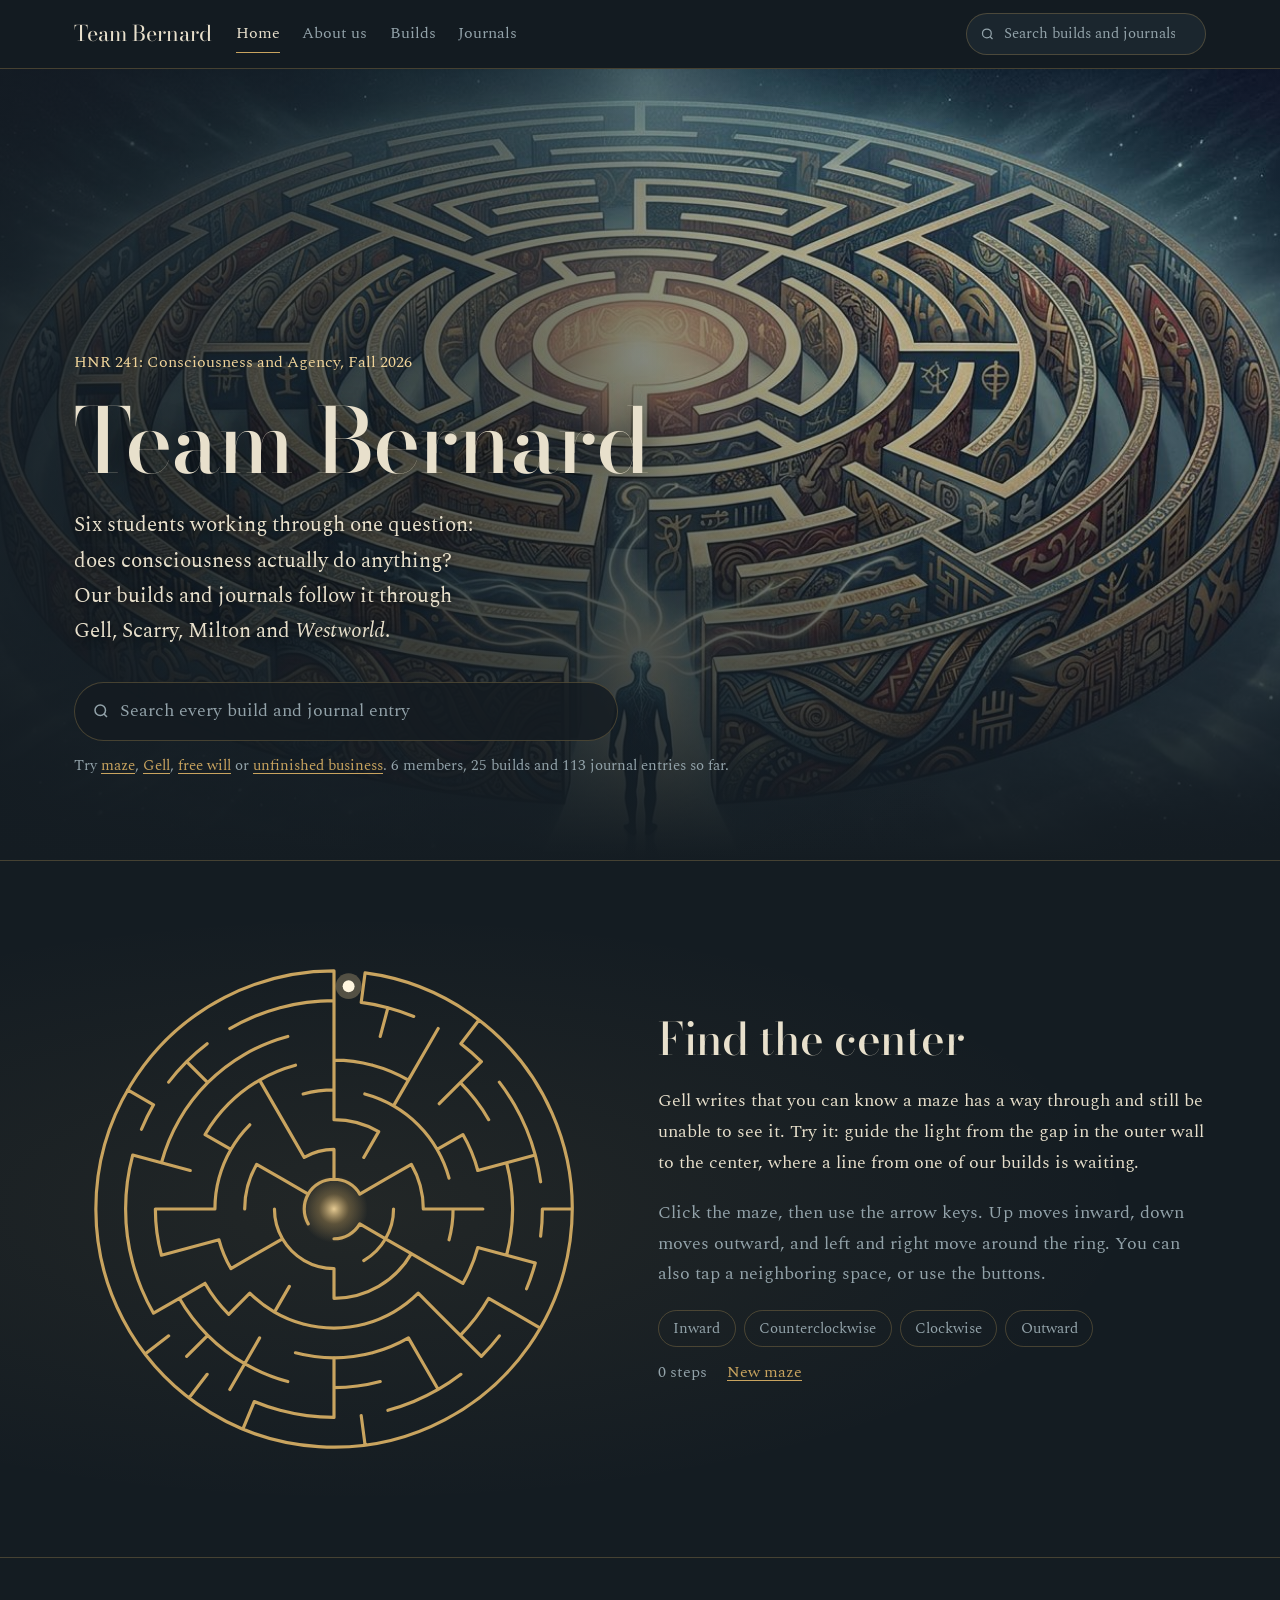
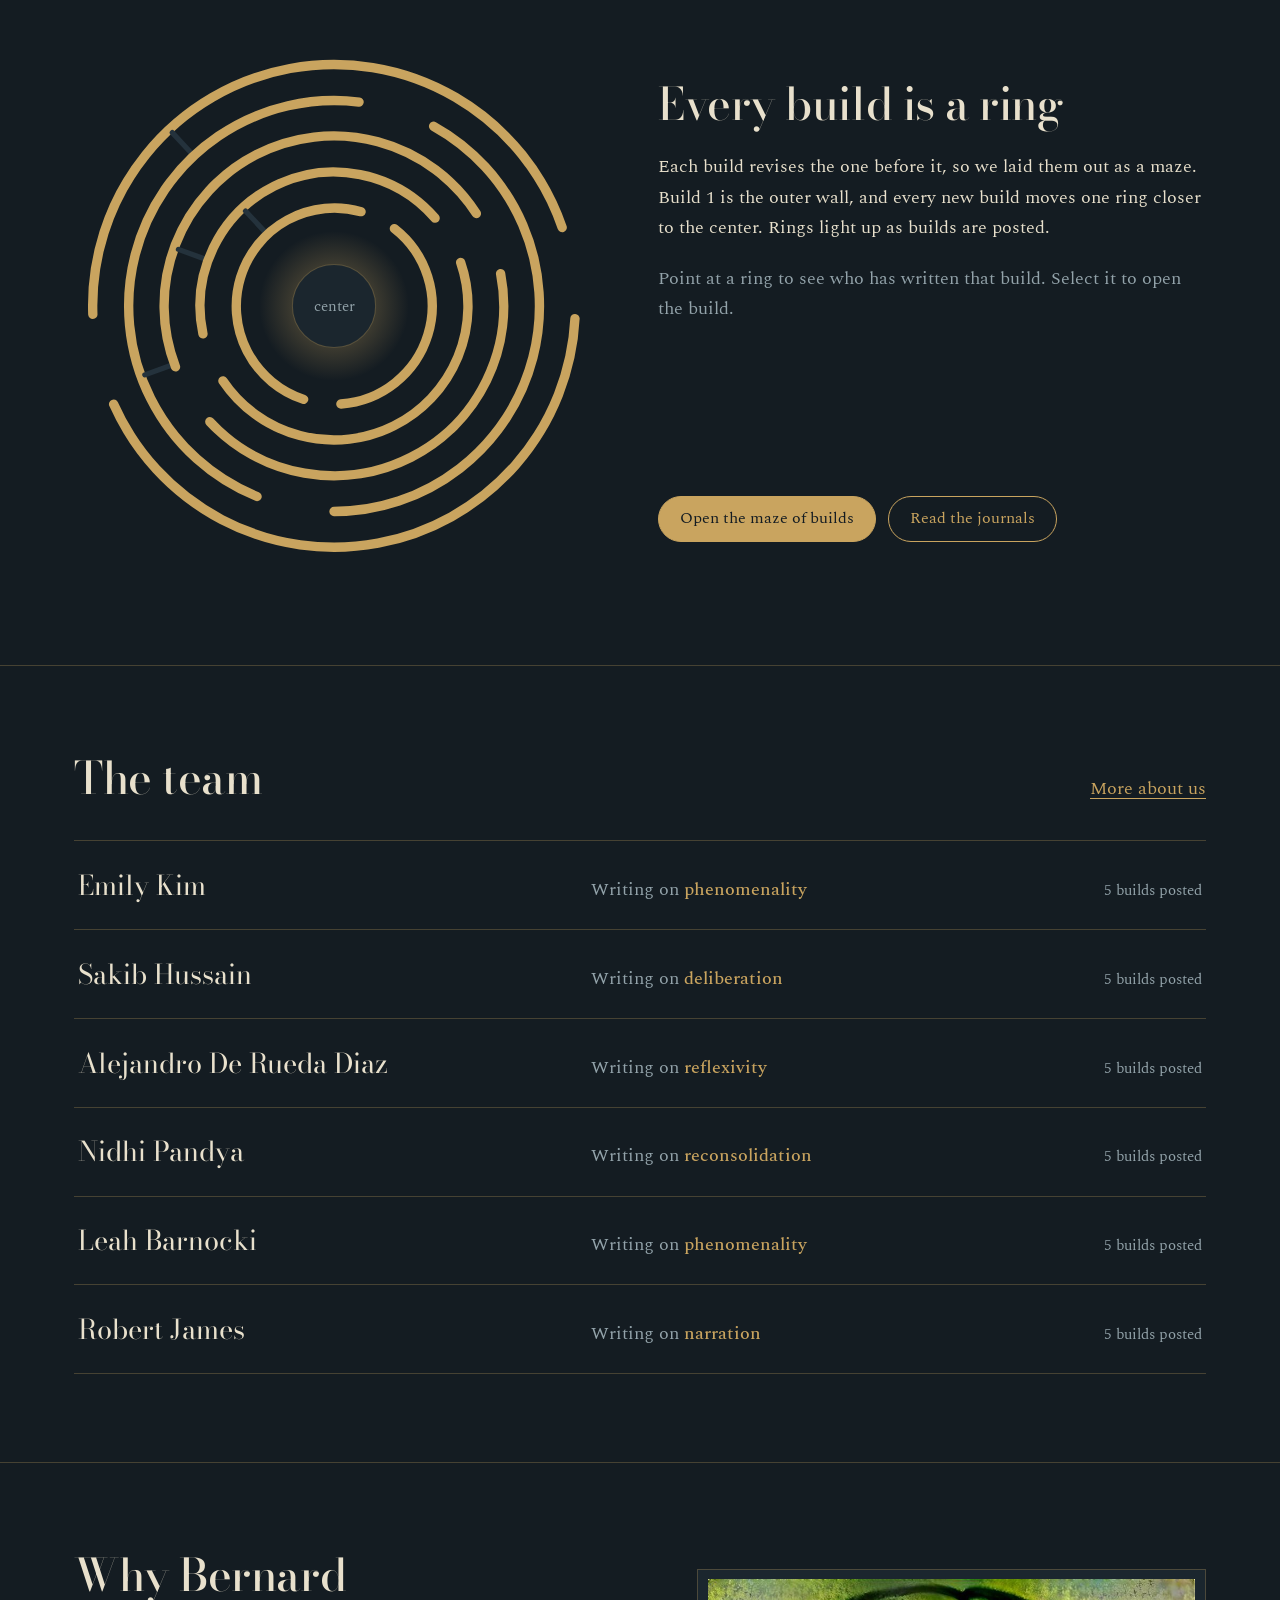
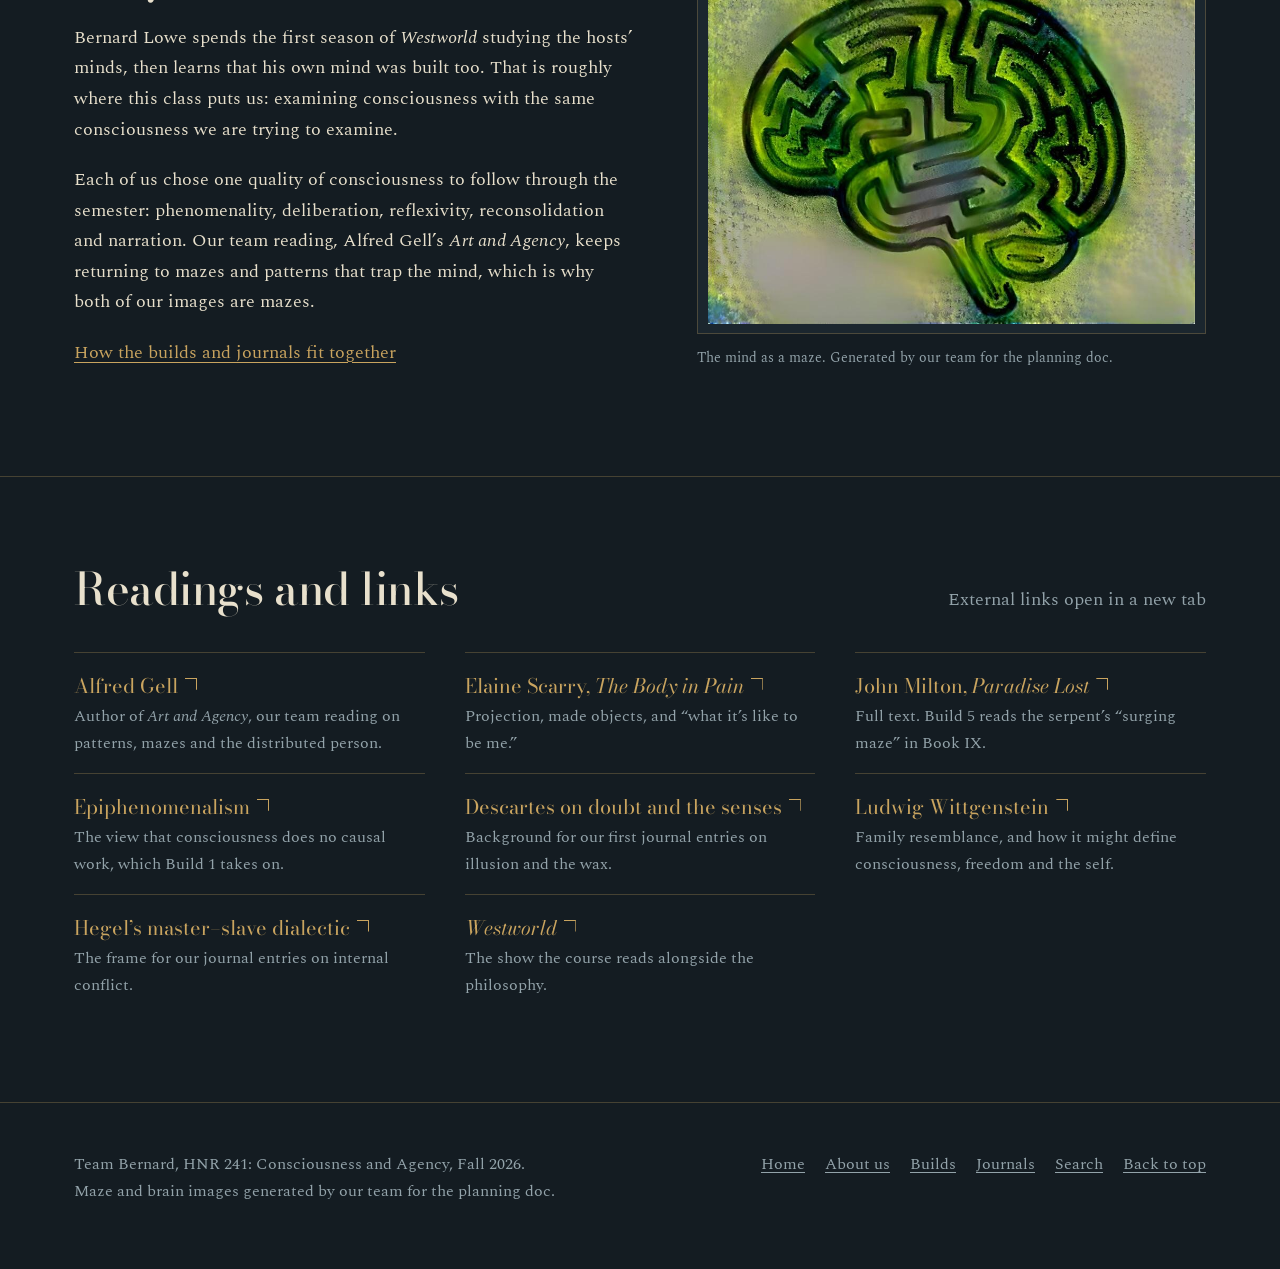
<file: index.html>
<!DOCTYPE html>
<html lang="en">
<head>
<meta charset="utf-8">
<meta name="viewport" content="width=device-width, initial-scale=1">
<title>Team Bernard | HNR 241: Consciousness and Agency</title>
<meta name="description" content="Team Bernard's portfolio for HNR 241: builds, journals and the people behind them.">
<link rel="preconnect" href="https://fonts.googleapis.com">
<link rel="preconnect" href="https://fonts.gstatic.com" crossorigin>
<link href="https://fonts.googleapis.com/css2?family=Bodoni+Moda:ital,opsz,wght@0,6..96,400..700;1,6..96,400..700&family=Spectral:ital,wght@0,400;0,500;1,400&display=swap" rel="stylesheet">
<link rel="stylesheet" href="style.css">
</head>
<body data-page="home">
<a class="skip" href="#main">Skip to main content</a>
<header class="site-header">
  <div class="wrap">
    <a class="brand" href="index.html">Team Bernard</a>
    <button class="menu-btn" type="button" aria-expanded="false" aria-controls="site-nav">Menu</button>
    <nav class="nav" id="site-nav" aria-label="Main">
      <a href="index.html" data-nav="home">Home</a>
      <a href="about.html" data-nav="about">About us</a>
      <a href="builds.html" data-nav="builds">Builds</a>
      <a href="journals.html" data-nav="journals">Journals</a>
    </nav>
    <form class="search-form" action="search.html" method="get" role="search">
      <label class="visually-hidden" for="q-home">Search the site</label>
      <svg viewBox="0 0 24 24" fill="none" stroke-width="2" aria-hidden="true"><circle cx="11" cy="11" r="7"/><path d="M20 20l-4-4"/></svg>
      <input id="q-home" name="q" type="search" placeholder="Search builds and journals" autocomplete="off">
    </form>
  </div>
</header>
<main id="main">
<section class="hero">
  <img src="maze.jpg" alt="A glowing circular maze with carved, patterned walls, and a lone figure at its entrance with light branching from their head into the paths.">
  <div class="wrap">
    <p class="course">HNR 241: Consciousness and Agency, Fall 2026</p>
    <h1>Team Bernard</h1>
    <p class="lede">Six students working through one question: does consciousness actually do anything? Our builds and journals follow it through Gell, Scarry, Milton and <em>Westworld</em>.</p>
    <form class="search-form hero-search" action="search.html" method="get" role="search">
      <label class="visually-hidden" for="hero-q">Search builds and journals</label>
      <svg viewBox="0 0 24 24" fill="none" stroke-width="2" aria-hidden="true"><circle cx="11" cy="11" r="7"/><path d="M20 20l-4-4"/></svg>
      <input id="hero-q" name="q" type="search" placeholder="Search every build and journal entry">
    </form>
    <p class="hero-hints">Try <button type="button" data-try="maze">maze</button>, <button type="button" data-try="Gell">Gell</button>, <button type="button" data-try="free will">free will</button> or <button type="button" data-try="unfinished business">unfinished business</button>. <span id="stat-line"></span></p>
  </div>
</section>

<section class="section play-section" id="find-the-center">
  <div class="wrap maze-layout">
    <div class="play-wrap">
      <div id="play-maze" class="play-maze" tabindex="0" role="application" aria-label="Playable maze. Use the arrow keys: up moves inward, down moves outward, left and right move around the ring." aria-describedby="play-help"></div>
    </div>
    <div>
      <h2>Find the center</h2>
      <p class="prose">Gell writes that you can know a maze has a way through and still be unable to see it. Try it: guide the light from the gap in the outer wall to the center, where a line from one of our builds is waiting.</p>
      <p class="muted" id="play-help">Click the maze, then use the arrow keys. Up moves inward, down moves outward, and left and right move around the ring. You can also tap a neighboring space, or use the buttons.</p>
      <div class="pad" role="group" aria-label="Maze controls">
        <button type="button" class="chip" data-step="in">Inward</button>
        <button type="button" class="chip" data-step="ccw">Counterclockwise</button>
        <button type="button" class="chip" data-step="cw">Clockwise</button>
        <button type="button" class="chip" data-step="out">Outward</button>
      </div>
      <p class="play-status"><span id="play-moves" aria-live="polite">0 steps</span> <button type="button" class="linkish" id="play-reset">New maze</button></p>
      <div id="play-reveal" class="play-reveal" aria-live="polite" hidden></div>
    </div>
  </div>
</section>

<section class="section" id="maze-section">
  <div class="wrap maze-layout">
    <div id="maze"></div>
    <div>
      <h2>Every build is a ring</h2>
      <p class="prose">Each build revises the one before it, so we laid them out as a maze. Build 1 is the outer wall, and every new build moves one ring closer to the center. Rings light up as builds are posted.</p>
      <div class="maze-readout" id="maze-readout" aria-live="polite">
        <p class="muted">Point at a ring to see who has written that build. Select it to open the build.</p>
      </div>
      <div class="actions"><a class="btn" href="builds.html">Open the maze of builds</a><a class="btn ghost" href="journals.html">Read the journals</a></div>
    </div>
  </div>
</section>

<section class="section" id="team">
  <div class="wrap">
    <div class="section-head"><h2>The team</h2><a href="about.html">More about us</a></div>
    <ul class="roster" id="roster"></ul>
  </div>
</section>

<section class="section" id="why">
  <div class="wrap split">
    <div class="prose">
      <h2>Why Bernard</h2>
      <p>Bernard Lowe spends the first season of <em>Westworld</em> studying the hosts’ minds, then learns that his own mind was built too. That is roughly where this class puts us: examining consciousness with the same consciousness we are trying to examine.</p>
      <p>Each of us chose one quality of consciousness to follow through the semester: phenomenality, deliberation, reflexivity, reconsolidation and narration. Our team reading, Alfred Gell’s <em>Art and Agency</em>, keeps returning to mazes and patterns that trap the mind, which is why both of our images are mazes.</p>
      <p><a href="about.html#how">How the builds and journals fit together</a></p>
    </div>
    <figure>
      <div class="frame"><img src="brain.jpg" alt="A green human brain drawn as a maze, its folds formed by winding walls." loading="lazy"></div>
      <figcaption>The mind as a maze. Generated by our team for the planning doc.</figcaption>
    </figure>
  </div>
</section>

<section class="section" id="readings">
  <div class="wrap">
    <div class="section-head"><h2>Readings and links</h2><span class="muted">External links open in a new tab</span></div>
    <ul class="refs">
  <li><a href="https://en.wikipedia.org/wiki/Alfred_Gell" target="_blank" rel="noopener">Alfred Gell</a><span>Author of <em>Art and Agency</em>, our team reading on patterns, mazes and the distributed person.</span></li>
  <li><a href="https://en.wikipedia.org/wiki/The_Body_in_Pain" target="_blank" rel="noopener">Elaine Scarry, <em>The Body in Pain</em></a><span>Projection, made objects, and “what it’s like to be me.”</span></li>
  <li><a href="https://www.gutenberg.org/ebooks/26" target="_blank" rel="noopener">John Milton, <em>Paradise Lost</em></a><span>Full text. Build 5 reads the serpent’s “surging maze” in Book IX.</span></li>
  <li><a href="https://plato.stanford.edu/entries/epiphenomenalism/" target="_blank" rel="noopener">Epiphenomenalism</a><span>The view that consciousness does no causal work, which Build 1 takes on.</span></li>
  <li><a href="https://plato.stanford.edu/entries/descartes-epistemology/" target="_blank" rel="noopener">Descartes on doubt and the senses</a><span>Background for our first journal entries on illusion and the wax.</span></li>
  <li><a href="https://plato.stanford.edu/entries/wittgenstein/" target="_blank" rel="noopener">Ludwig Wittgenstein</a><span>Family resemblance, and how it might define consciousness, freedom and the self.</span></li>
  <li><a href="https://en.wikipedia.org/wiki/Lord%E2%80%93bondsman_dialectic" target="_blank" rel="noopener">Hegel’s master–slave dialectic</a><span>The frame for our journal entries on internal conflict.</span></li>
  <li><a href="https://en.wikipedia.org/wiki/Westworld_(TV_series)" target="_blank" rel="noopener"><em>Westworld</em></a><span>The show the course reads alongside the philosophy.</span></li>
</ul>
  </div>
</section>
</main>
<footer class="site-footer">
  <div class="wrap">
    <div>
      <p style="margin:0">Team Bernard, HNR 241: Consciousness and Agency, Fall 2026.</p>
      <p style="margin:0">Maze and brain images generated by our team for the planning doc.</p>
    </div>
    <nav aria-label="Footer">
      <a href="index.html">Home</a><a href="about.html">About us</a><a href="builds.html">Builds</a><a href="journals.html">Journals</a><a href="search.html">Search</a><a href="#main">Back to top</a>
    </nav>
  </div>
</footer>
<a class="to-top" href="#main">Back to top</a>
<script src="data.js"></script>
<script src="journals.js"></script>
<script src="site.js"></script>
<script src="play.js"></script>
</body>
</html>
</file>
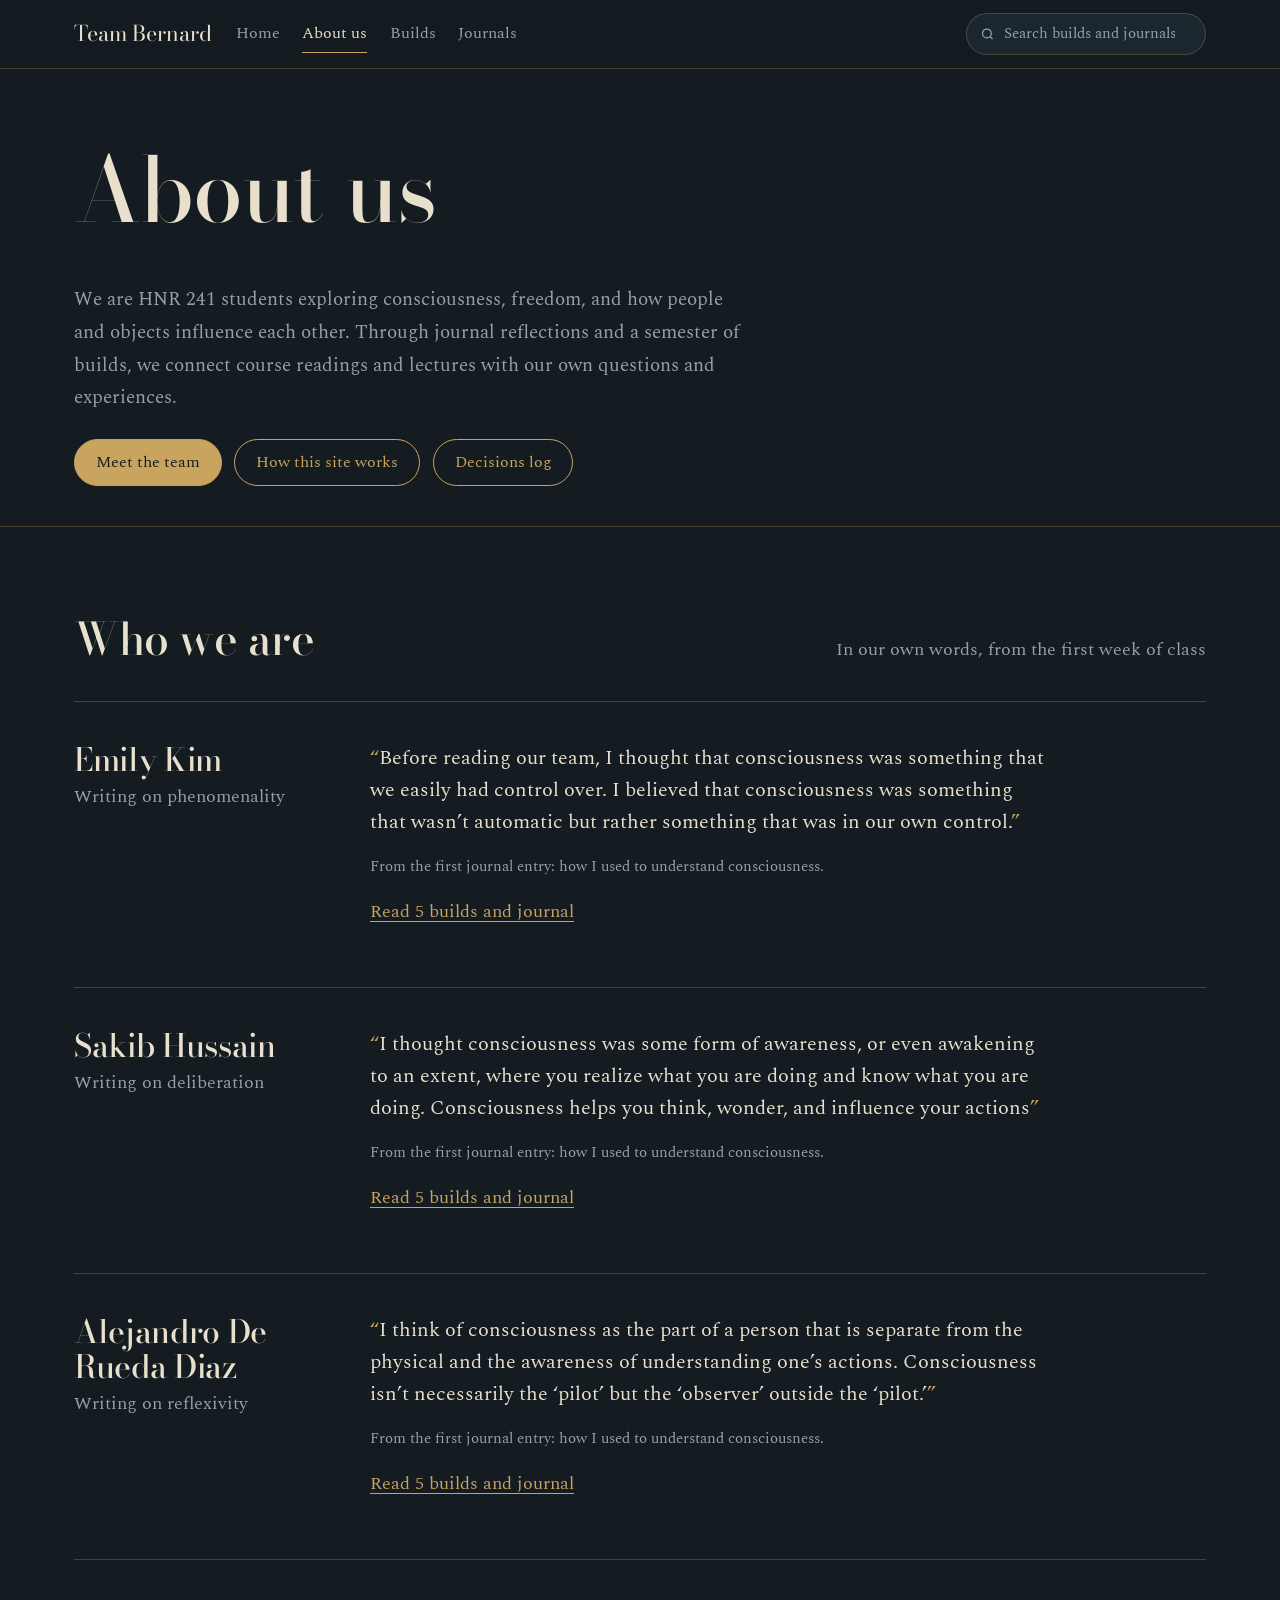
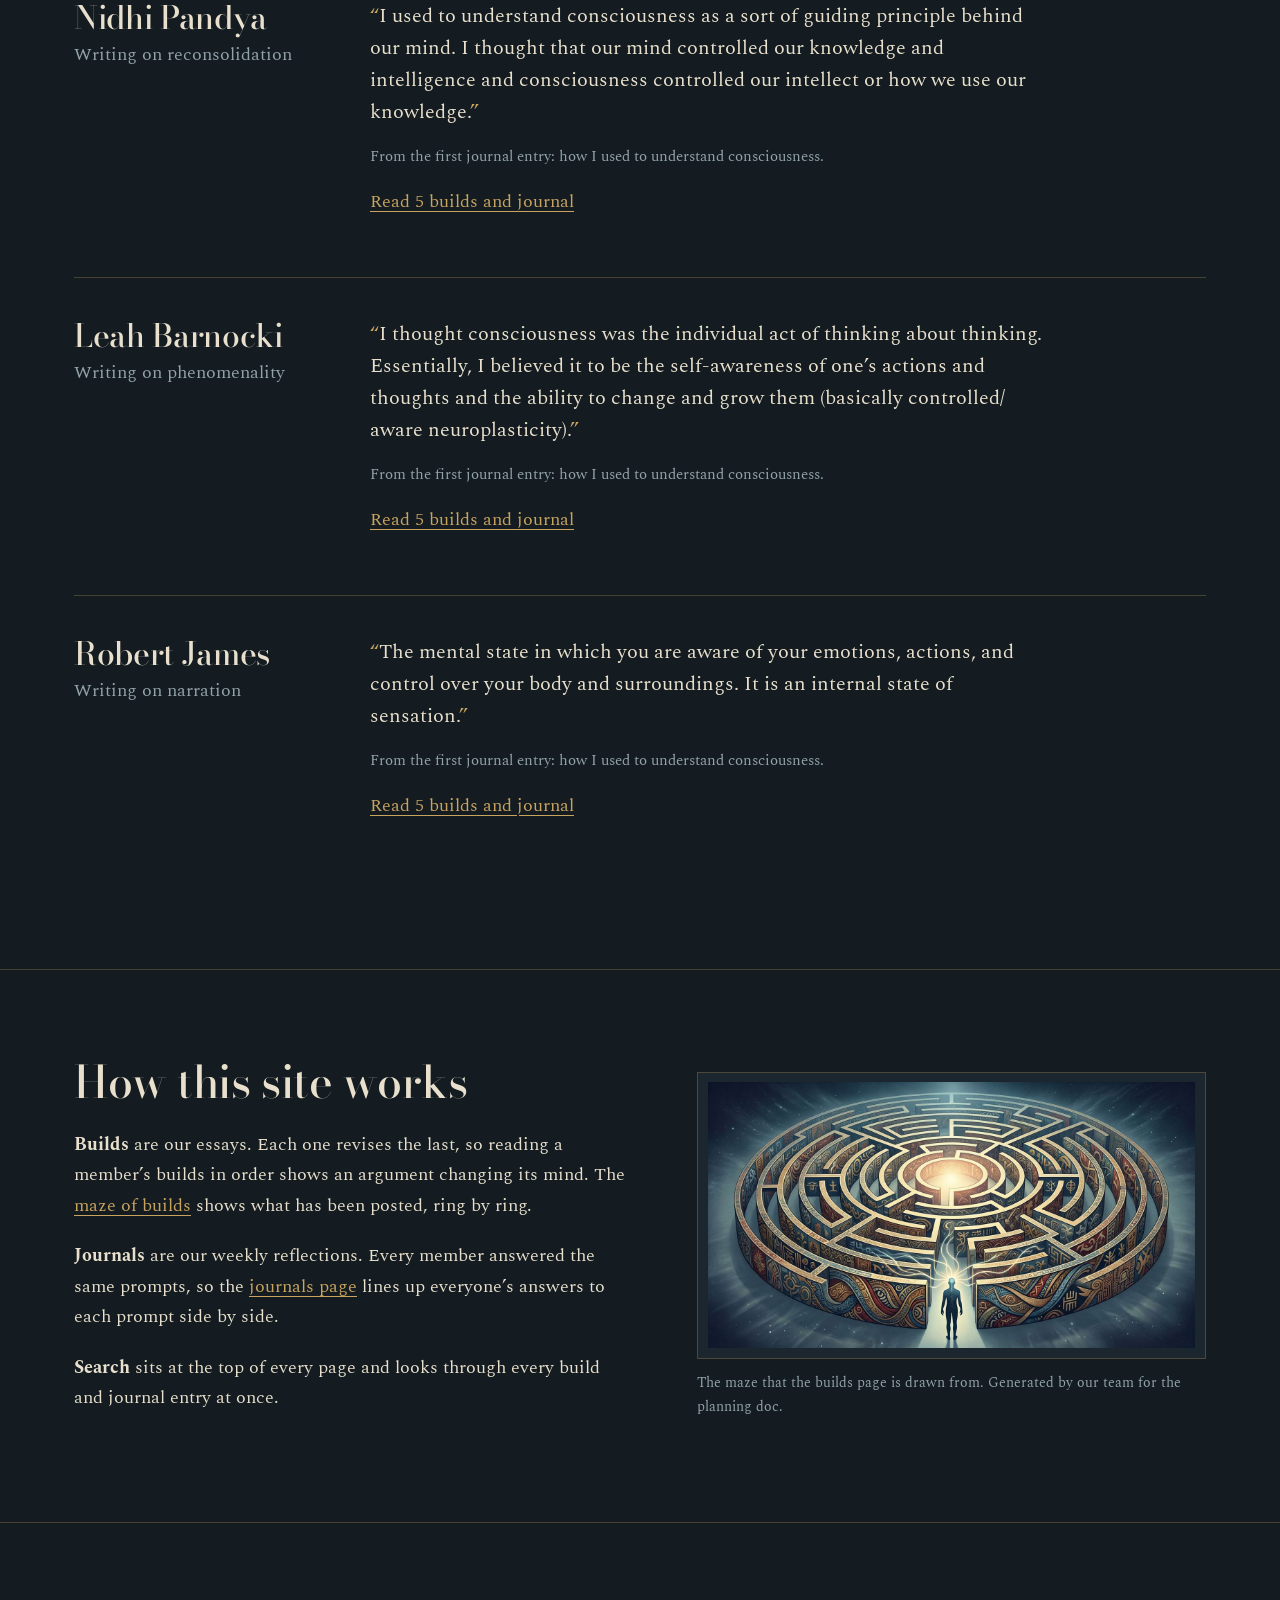
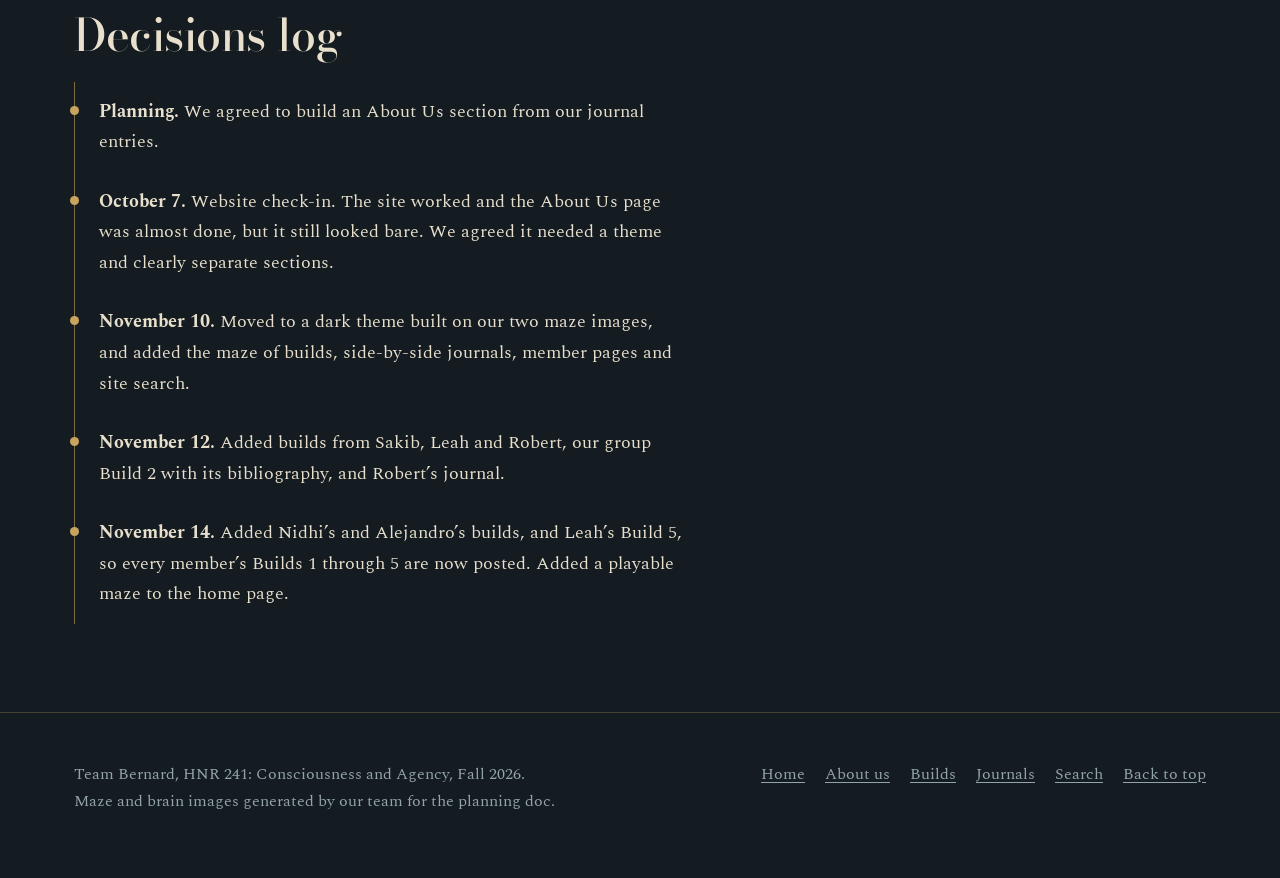
<file: about.html>
<!DOCTYPE html>
<html lang="en">
<head>
<meta charset="utf-8">
<meta name="viewport" content="width=device-width, initial-scale=1">
<title>About us | Team Bernard</title>
<meta name="description" content="Team Bernard's portfolio for HNR 241: builds, journals and the people behind them.">
<link rel="preconnect" href="https://fonts.googleapis.com">
<link rel="preconnect" href="https://fonts.gstatic.com" crossorigin>
<link href="https://fonts.googleapis.com/css2?family=Bodoni+Moda:ital,opsz,wght@0,6..96,400..700;1,6..96,400..700&family=Spectral:ital,wght@0,400;0,500;1,400&display=swap" rel="stylesheet">
<link rel="stylesheet" href="style.css">
</head>
<body data-page="about">
<a class="skip" href="#main">Skip to main content</a>
<header class="site-header">
  <div class="wrap">
    <a class="brand" href="index.html">Team Bernard</a>
    <button class="menu-btn" type="button" aria-expanded="false" aria-controls="site-nav">Menu</button>
    <nav class="nav" id="site-nav" aria-label="Main">
      <a href="index.html" data-nav="home">Home</a>
      <a href="about.html" data-nav="about">About us</a>
      <a href="builds.html" data-nav="builds">Builds</a>
      <a href="journals.html" data-nav="journals">Journals</a>
    </nav>
    <form class="search-form" action="search.html" method="get" role="search">
      <label class="visually-hidden" for="q-about">Search the site</label>
      <svg viewBox="0 0 24 24" fill="none" stroke-width="2" aria-hidden="true"><circle cx="11" cy="11" r="7"/><path d="M20 20l-4-4"/></svg>
      <input id="q-about" name="q" type="search" placeholder="Search builds and journals" autocomplete="off">
    </form>
  </div>
</header>
<main id="main">
<header class="page-head"><div class="wrap">
  <h1>About us</h1>
  <p>We are HNR 241 students exploring consciousness, freedom, and how people and objects influence each other. Through journal reflections and a semester of builds, we connect course readings and lectures with our own questions and experiences.</p>
  <div class="actions"><a class="btn" href="#members">Meet the team</a><a class="btn ghost" href="#how">How this site works</a><a class="btn ghost" href="#log">Decisions log</a></div>
</div></header>

<section class="section" id="members">
  <div class="wrap">
    <div class="section-head"><h2>Who we are</h2><span class="muted">In our own words, from the first week of class</span></div>
    <div id="members-list"></div>
  </div>
</section>

<section class="section" id="how">
  <div class="wrap split">
    <div class="prose">
      <h2>How this site works</h2>
      <p><b>Builds</b> are our essays. Each one revises the last, so reading a member’s builds in order shows an argument changing its mind. The <a href="builds.html">maze of builds</a> shows what has been posted, ring by ring.</p>
      <p><b>Journals</b> are our weekly reflections. Every member answered the same prompts, so the <a href="journals.html">journals page</a> lines up everyone’s answers to each prompt side by side.</p>
      <p><b>Search</b> sits at the top of every page and looks through every build and journal entry at once.</p>
    </div>
    <figure>
      <div class="frame"><img src="maze.jpg" alt="A glowing circular maze with a figure at its entrance." loading="lazy"></div>
      <figcaption>The maze that the builds page is drawn from. Generated by our team for the planning doc.</figcaption>
    </figure>
  </div>
</section>

<section class="section" id="log">
  <div class="wrap">
    <h2>Decisions log</h2>
    <ul class="log">
      <li><b>Planning.</b> We agreed to build an About Us section from our journal entries.</li>
      <li><b>October 7.</b> Website check-in. The site worked and the About Us page was almost done, but it still looked bare. We agreed it needed a theme and clearly separate sections.</li>
      <li><b>November 10.</b> Moved to a dark theme built on our two maze images, and added the maze of builds, side-by-side journals, member pages and site search.</li>
      <li><b>November 12.</b> Added builds from Sakib, Leah and Robert, our group Build 2 with its bibliography, and Robert’s journal.</li>
      <li><b>November 14.</b> Added Nidhi’s and Alejandro’s builds, and Leah’s Build 5, so every member’s Builds 1 through 5 are now posted. Added a playable maze to the home page.</li>
    </ul>
  </div>
</section>
</main>
<footer class="site-footer">
  <div class="wrap">
    <div>
      <p style="margin:0">Team Bernard, HNR 241: Consciousness and Agency, Fall 2026.</p>
      <p style="margin:0">Maze and brain images generated by our team for the planning doc.</p>
    </div>
    <nav aria-label="Footer">
      <a href="index.html">Home</a><a href="about.html">About us</a><a href="builds.html">Builds</a><a href="journals.html">Journals</a><a href="search.html">Search</a><a href="#main">Back to top</a>
    </nav>
  </div>
</footer>
<a class="to-top" href="#main">Back to top</a>
<script src="data.js"></script>
<script src="journals.js"></script>
<script src="site.js"></script>
</body>
</html>
</file>
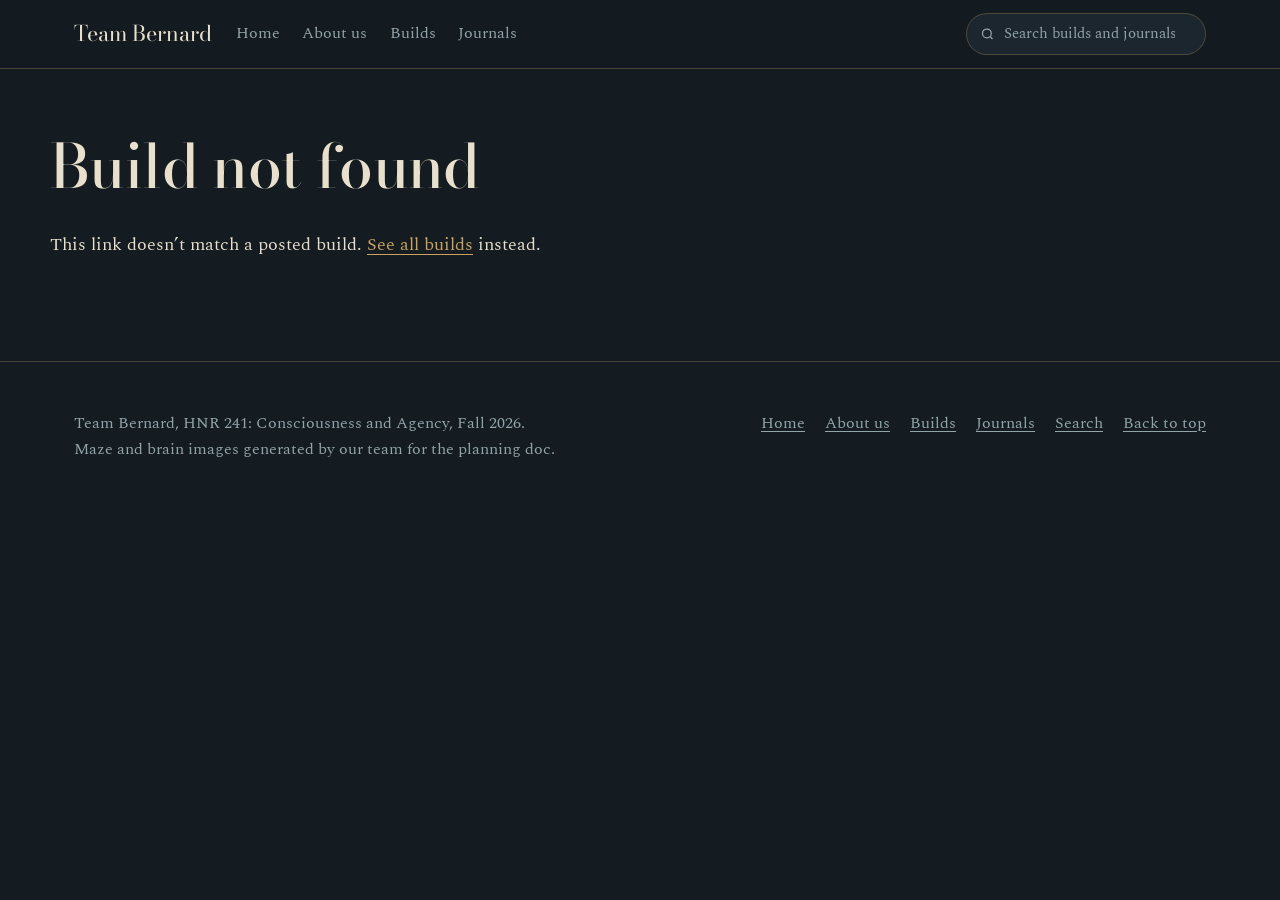
<file: build.html>
<!DOCTYPE html>
<html lang="en">
<head>
<meta charset="utf-8">
<meta name="viewport" content="width=device-width, initial-scale=1">
<title>Build | Team Bernard</title>
<meta name="description" content="Team Bernard's portfolio for HNR 241: builds, journals and the people behind them.">
<link rel="preconnect" href="https://fonts.googleapis.com">
<link rel="preconnect" href="https://fonts.gstatic.com" crossorigin>
<link href="https://fonts.googleapis.com/css2?family=Bodoni+Moda:ital,opsz,wght@0,6..96,400..700;1,6..96,400..700&family=Spectral:ital,wght@0,400;0,500;1,400&display=swap" rel="stylesheet">
<link rel="stylesheet" href="style.css">
</head>
<body data-page="build">
<a class="skip" href="#main">Skip to main content</a>
<header class="site-header">
  <div class="wrap">
    <a class="brand" href="index.html">Team Bernard</a>
    <button class="menu-btn" type="button" aria-expanded="false" aria-controls="site-nav">Menu</button>
    <nav class="nav" id="site-nav" aria-label="Main">
      <a href="index.html" data-nav="home">Home</a>
      <a href="about.html" data-nav="about">About us</a>
      <a href="builds.html" data-nav="builds">Builds</a>
      <a href="journals.html" data-nav="journals">Journals</a>
    </nav>
    <form class="search-form" action="search.html" method="get" role="search">
      <label class="visually-hidden" for="q-build">Search the site</label>
      <svg viewBox="0 0 24 24" fill="none" stroke-width="2" aria-hidden="true"><circle cx="11" cy="11" r="7"/><path d="M20 20l-4-4"/></svg>
      <input id="q-build" name="q" type="search" placeholder="Search builds and journals" autocomplete="off">
    </form>
  </div>
</header>
<main id="main">
<div class="wrap reader" id="reader"><p class="muted">Loading build…</p></div>
</main>
<footer class="site-footer">
  <div class="wrap">
    <div>
      <p style="margin:0">Team Bernard, HNR 241: Consciousness and Agency, Fall 2026.</p>
      <p style="margin:0">Maze and brain images generated by our team for the planning doc.</p>
    </div>
    <nav aria-label="Footer">
      <a href="index.html">Home</a><a href="about.html">About us</a><a href="builds.html">Builds</a><a href="journals.html">Journals</a><a href="search.html">Search</a><a href="#main">Back to top</a>
    </nav>
  </div>
</footer>
<a class="to-top" href="#main">Back to top</a>
<script src="data.js"></script>
<script src="journals.js"></script>
<script src="site.js"></script>
</body>
</html>
</file>
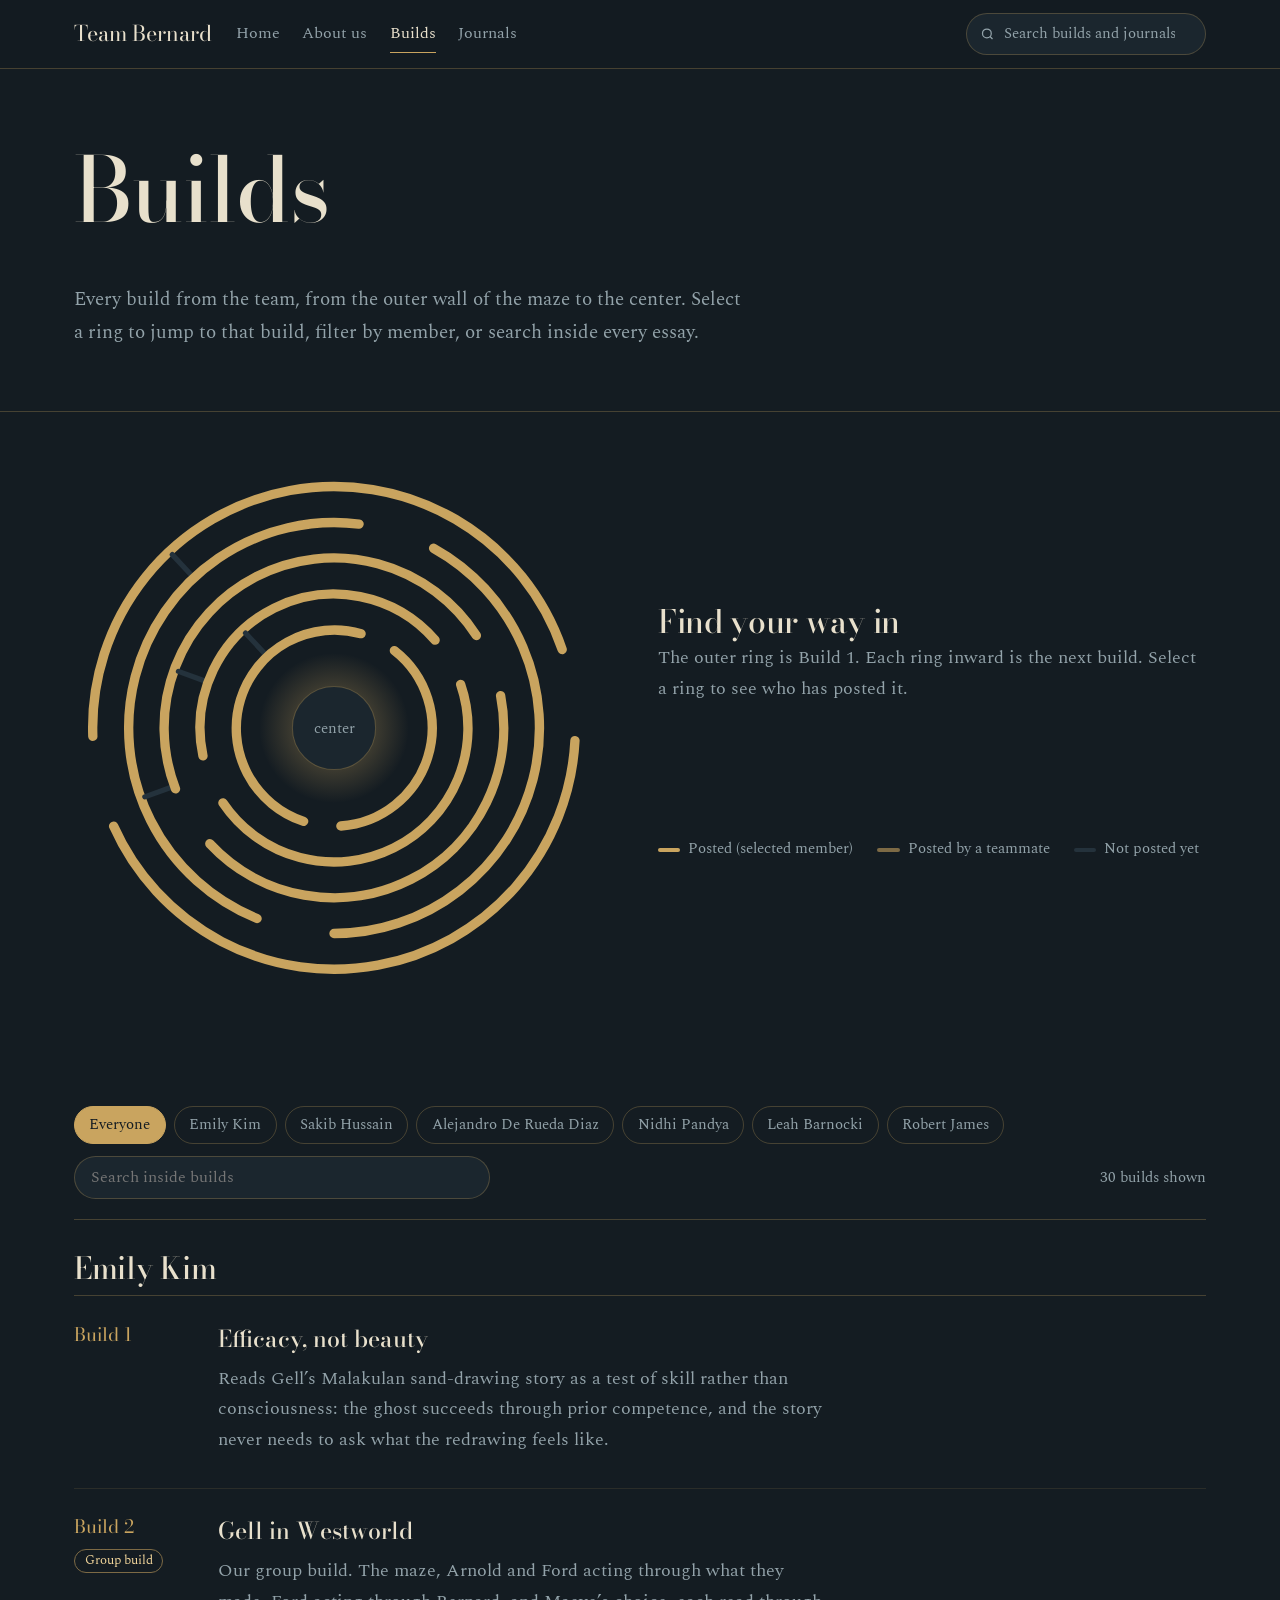
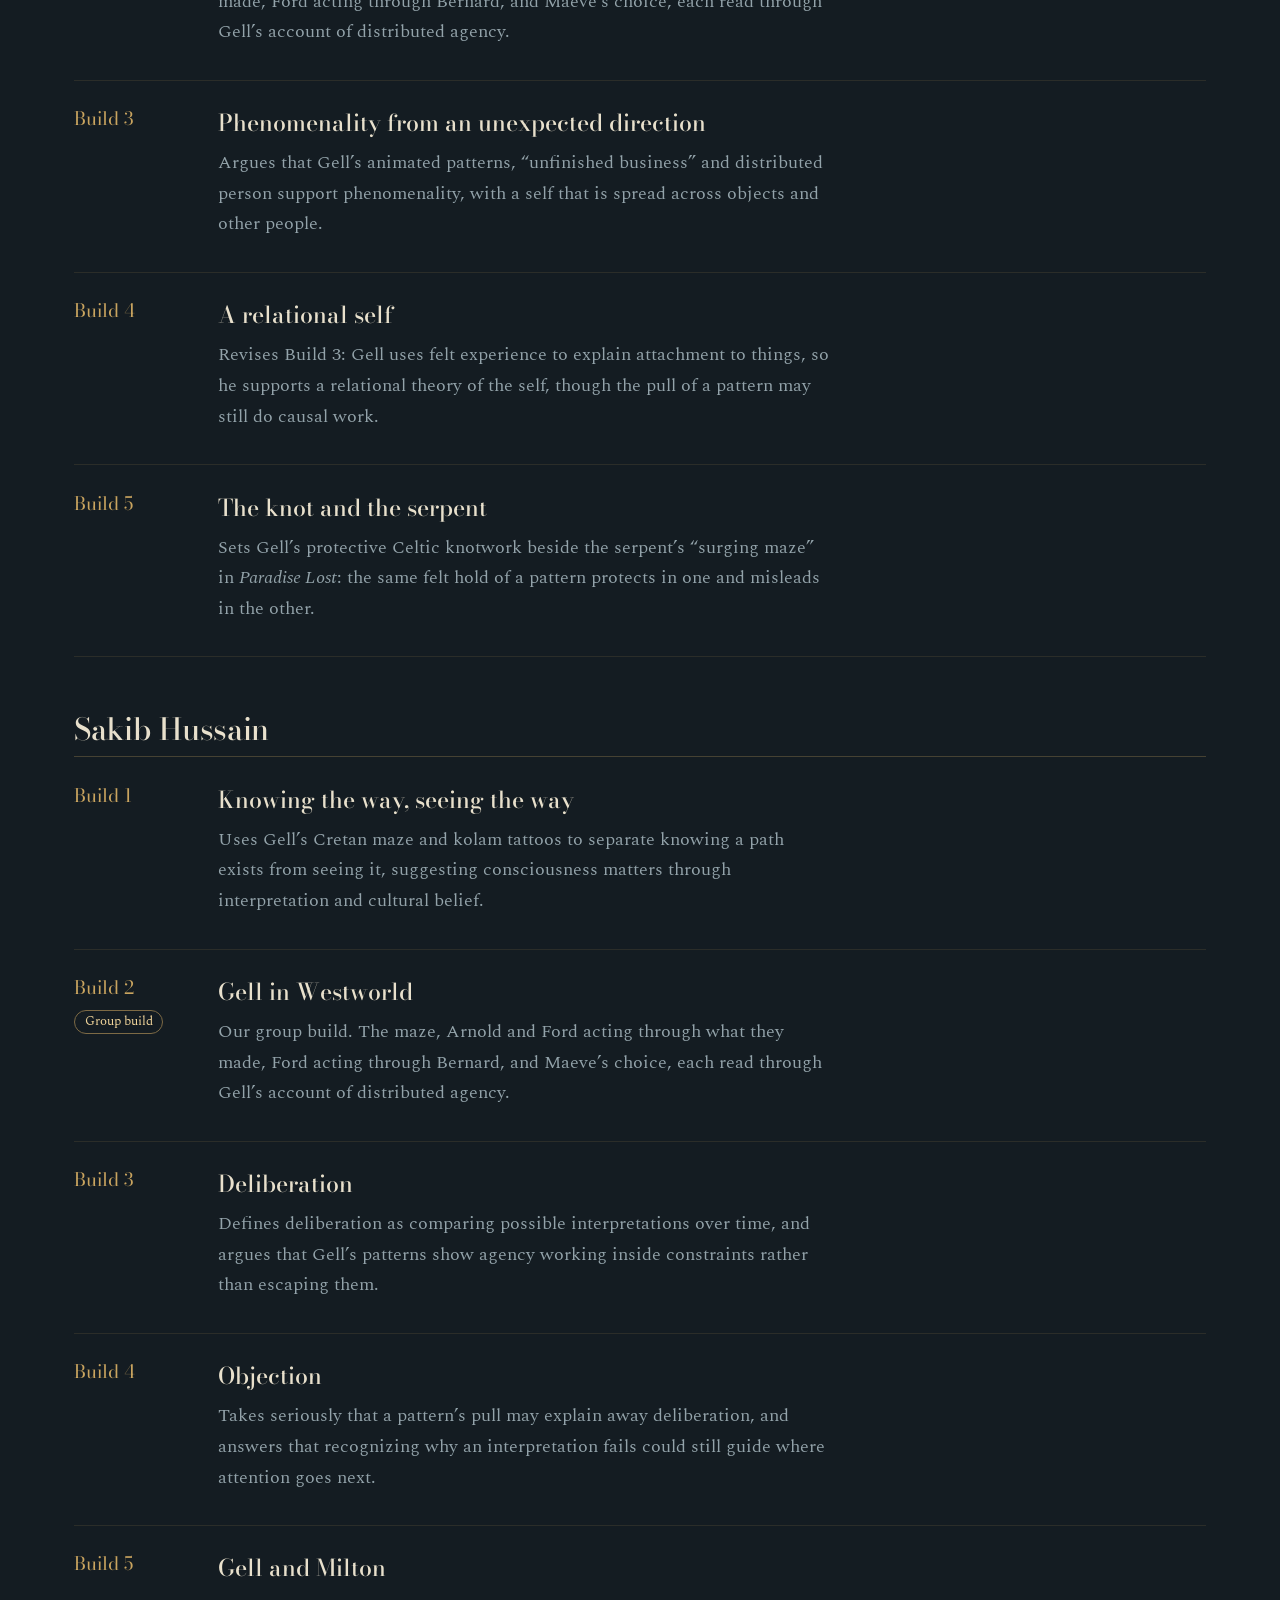
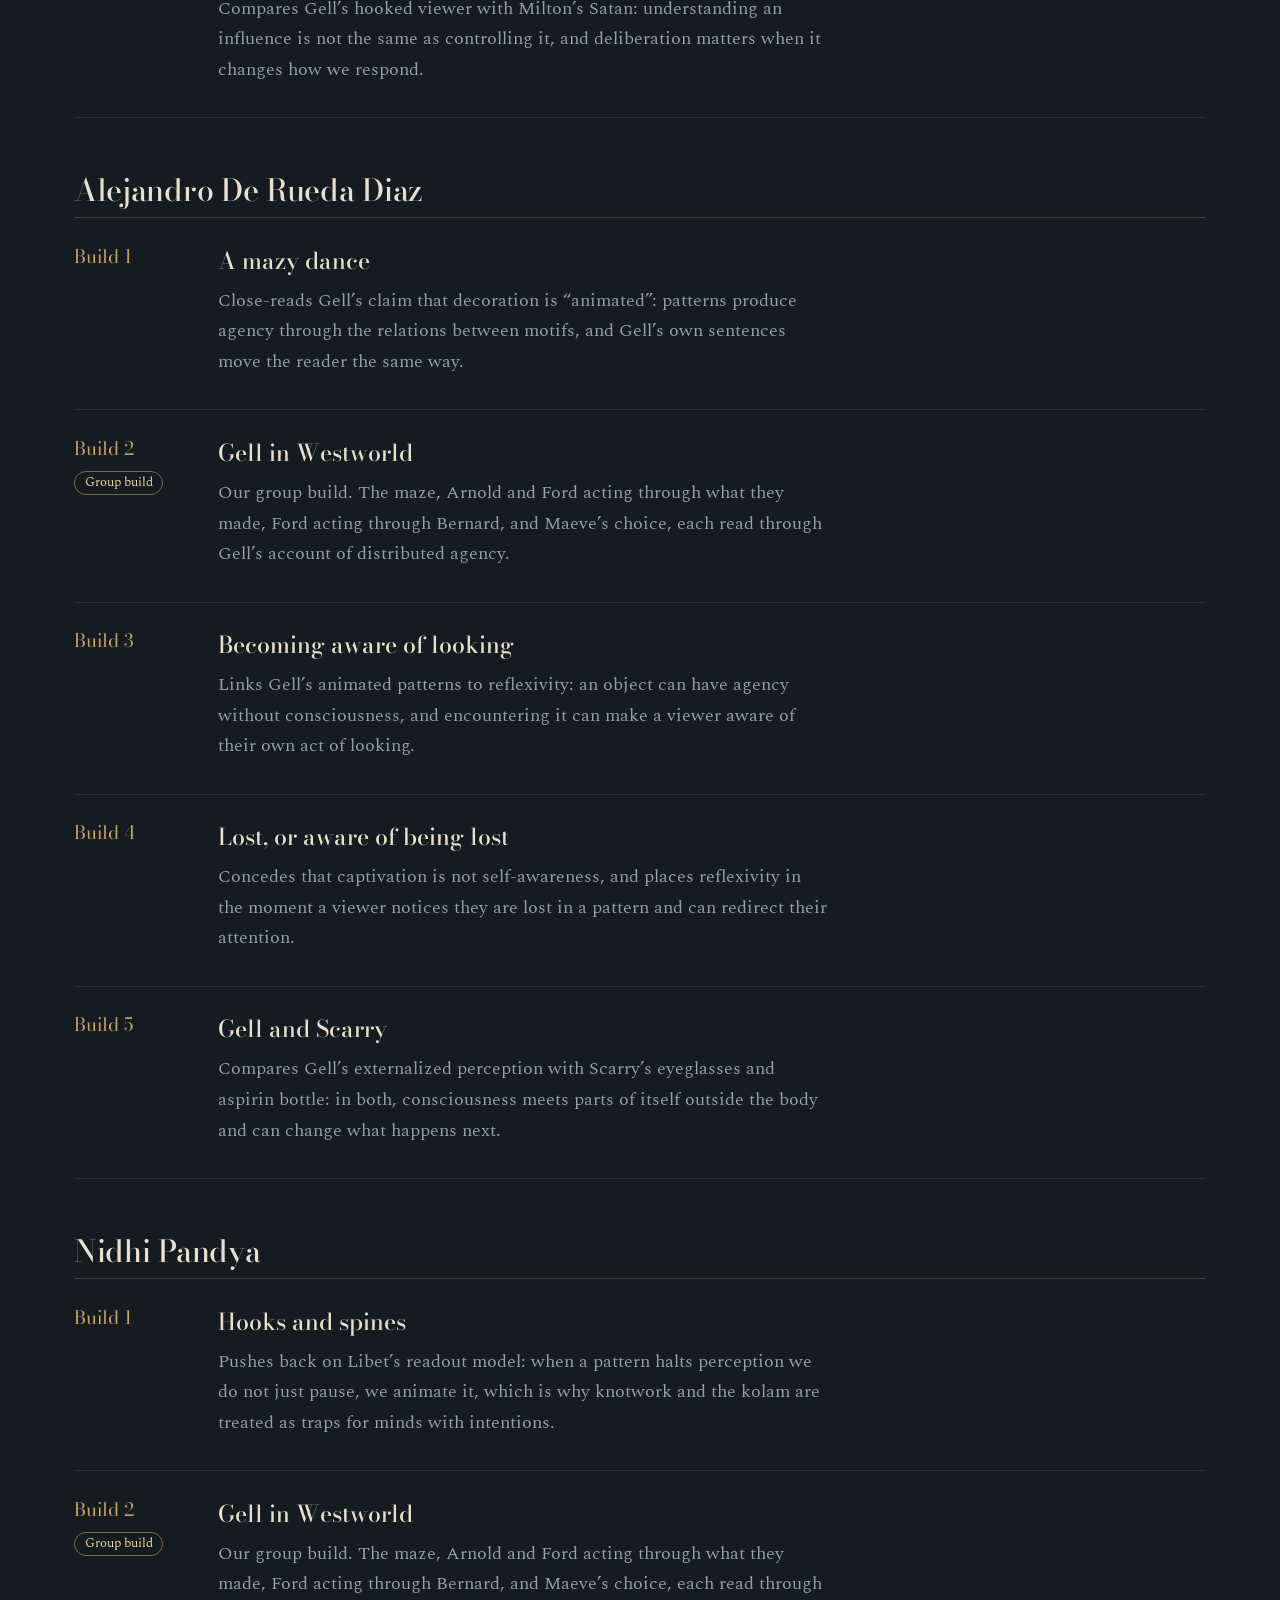
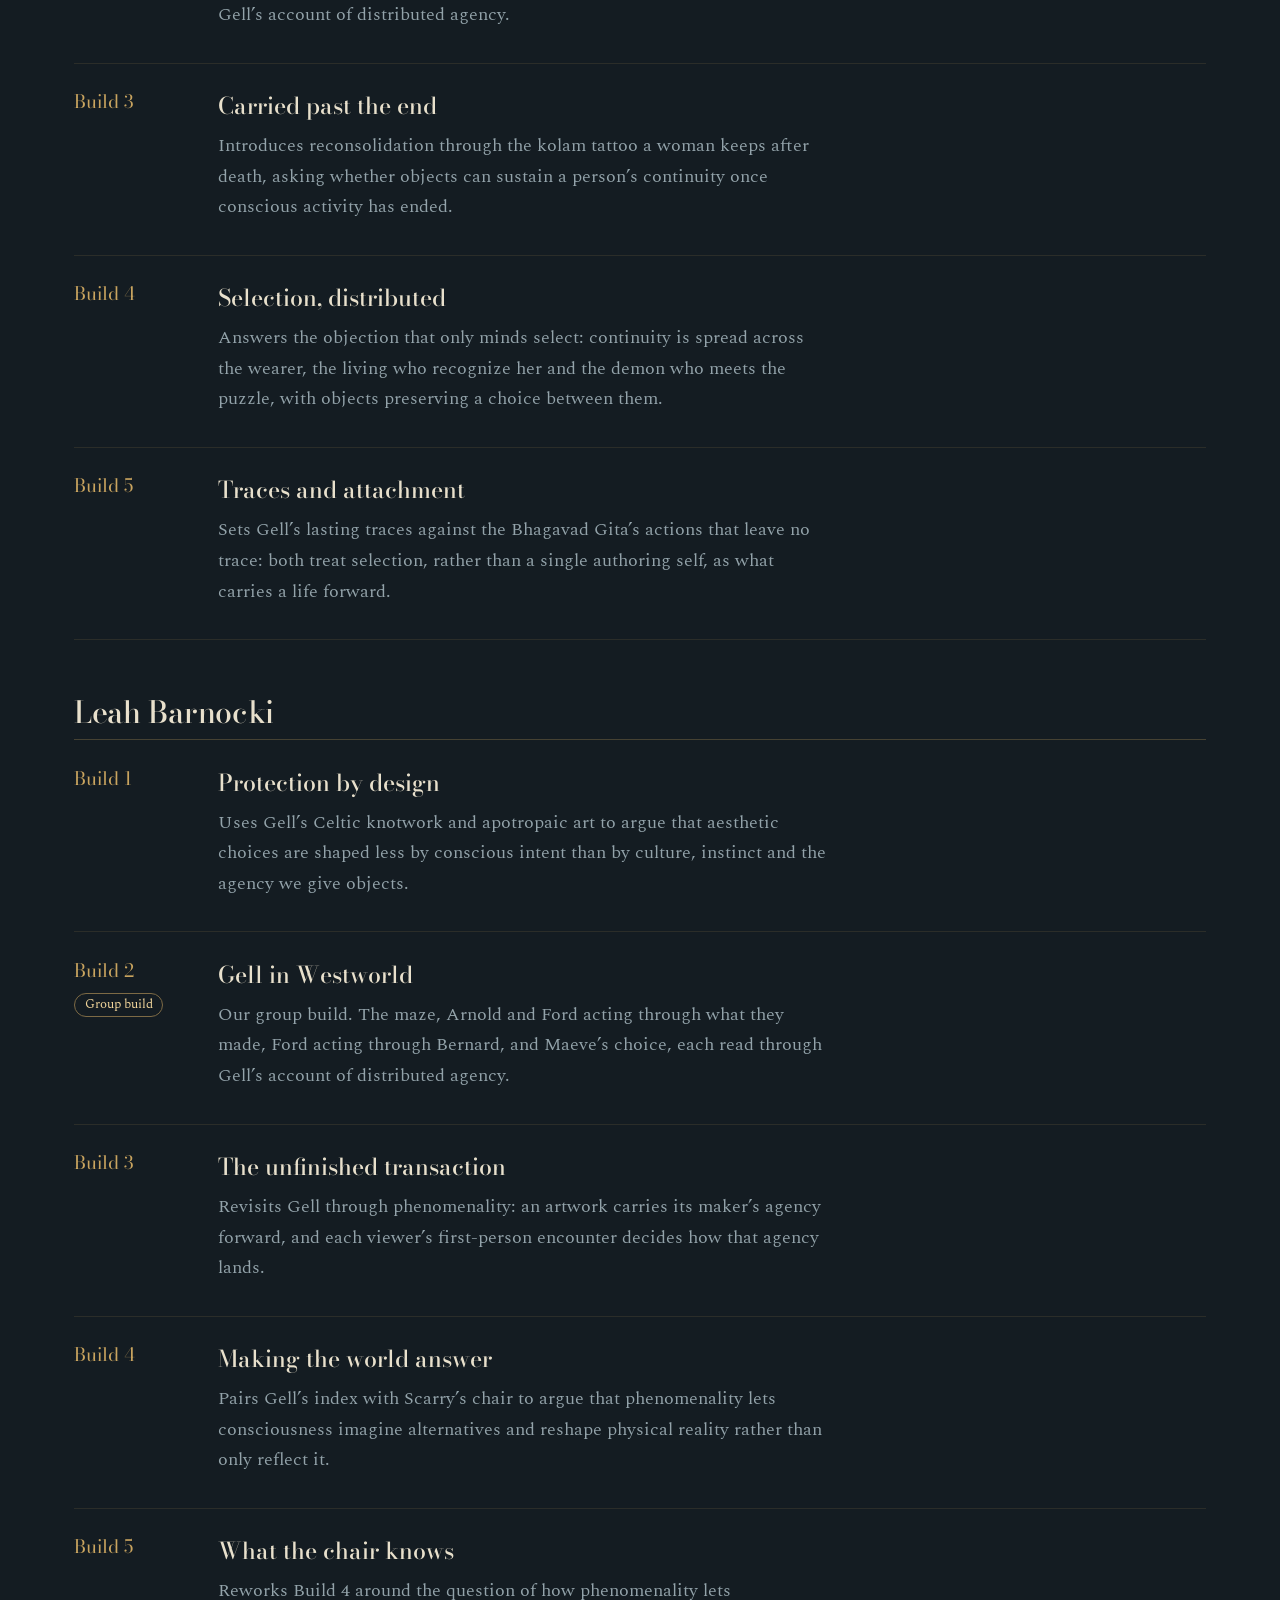
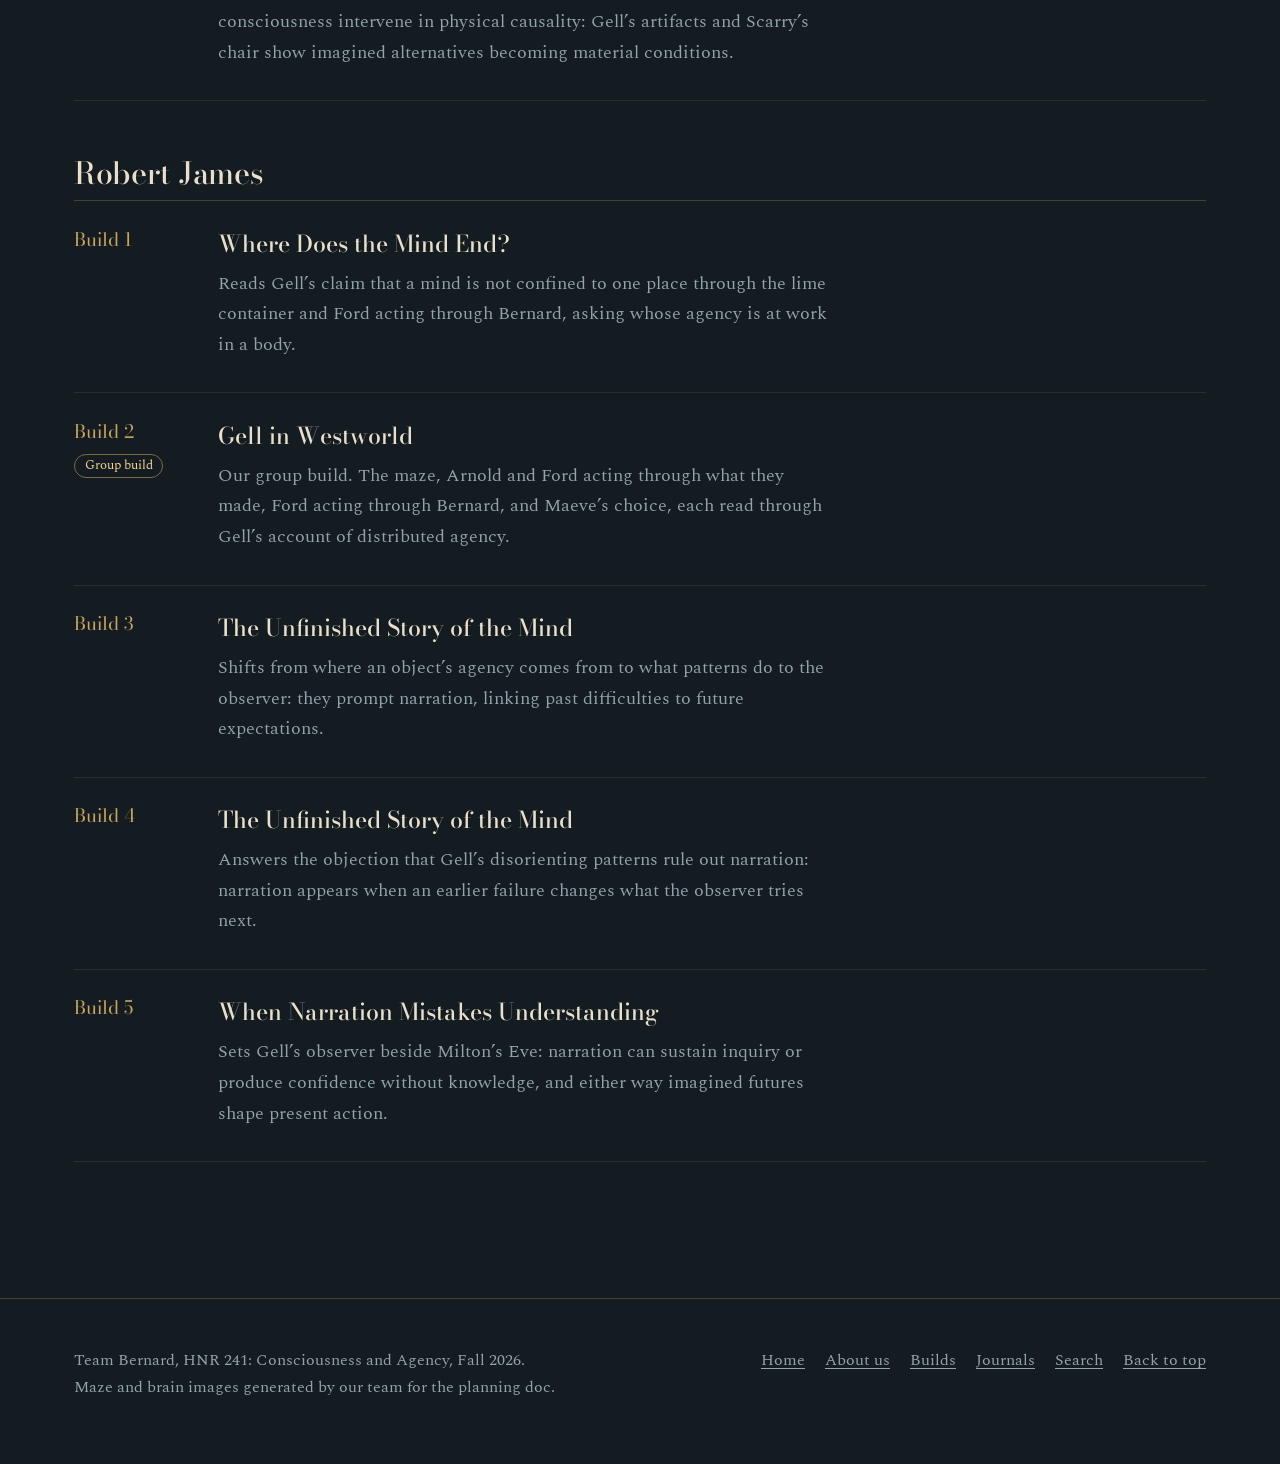
<file: builds.html>
<!DOCTYPE html>
<html lang="en">
<head>
<meta charset="utf-8">
<meta name="viewport" content="width=device-width, initial-scale=1">
<title>Builds | Team Bernard</title>
<meta name="description" content="Team Bernard's portfolio for HNR 241: builds, journals and the people behind them.">
<link rel="preconnect" href="https://fonts.googleapis.com">
<link rel="preconnect" href="https://fonts.gstatic.com" crossorigin>
<link href="https://fonts.googleapis.com/css2?family=Bodoni+Moda:ital,opsz,wght@0,6..96,400..700;1,6..96,400..700&family=Spectral:ital,wght@0,400;0,500;1,400&display=swap" rel="stylesheet">
<link rel="stylesheet" href="style.css">
</head>
<body data-page="builds">
<a class="skip" href="#main">Skip to main content</a>
<header class="site-header">
  <div class="wrap">
    <a class="brand" href="index.html">Team Bernard</a>
    <button class="menu-btn" type="button" aria-expanded="false" aria-controls="site-nav">Menu</button>
    <nav class="nav" id="site-nav" aria-label="Main">
      <a href="index.html" data-nav="home">Home</a>
      <a href="about.html" data-nav="about">About us</a>
      <a href="builds.html" data-nav="builds">Builds</a>
      <a href="journals.html" data-nav="journals">Journals</a>
    </nav>
    <form class="search-form" action="search.html" method="get" role="search">
      <label class="visually-hidden" for="q-builds">Search the site</label>
      <svg viewBox="0 0 24 24" fill="none" stroke-width="2" aria-hidden="true"><circle cx="11" cy="11" r="7"/><path d="M20 20l-4-4"/></svg>
      <input id="q-builds" name="q" type="search" placeholder="Search builds and journals" autocomplete="off">
    </form>
  </div>
</header>
<main id="main">
<header class="page-head"><div class="wrap">
  <h1>Builds</h1>
  <p>Every build from the team, from the outer wall of the maze to the center. Select a ring to jump to that build, filter by member, or search inside every essay.</p>
</div></header>

<section class="section" style="padding-top:3.5rem">
  <div class="wrap maze-layout">
    <div id="maze"></div>
    <div>
      <div class="maze-readout" id="maze-readout" aria-live="polite">
        <h3>Find your way in</h3>
        <p class="muted">The outer ring is Build 1. Each ring inward is the next build. Select a ring to see who has posted it.</p>
      </div>
      <div class="legend"><span class="l-mine">Posted (selected member)</span><span class="l-team">Posted by a teammate</span><span>Not posted yet</span></div>
    </div>
  </div>
</section>

<section class="wrap" style="padding-bottom:5rem">
  <div class="controls">
    <div class="chips" id="member-chips" aria-label="Filter by member"></div>
    <label class="visually-hidden" for="build-filter">Search inside builds</label>
    <input class="filter-input" id="build-filter" type="search" placeholder="Search inside builds">
    <span class="count" id="build-count" aria-live="polite"></span>
  </div>
  <div id="build-list"></div>
</section>
</main>
<footer class="site-footer">
  <div class="wrap">
    <div>
      <p style="margin:0">Team Bernard, HNR 241: Consciousness and Agency, Fall 2026.</p>
      <p style="margin:0">Maze and brain images generated by our team for the planning doc.</p>
    </div>
    <nav aria-label="Footer">
      <a href="index.html">Home</a><a href="about.html">About us</a><a href="builds.html">Builds</a><a href="journals.html">Journals</a><a href="search.html">Search</a><a href="#main">Back to top</a>
    </nav>
  </div>
</footer>
<a class="to-top" href="#main">Back to top</a>
<script src="data.js"></script>
<script src="journals.js"></script>
<script src="site.js"></script>
</body>
</html>
</file>
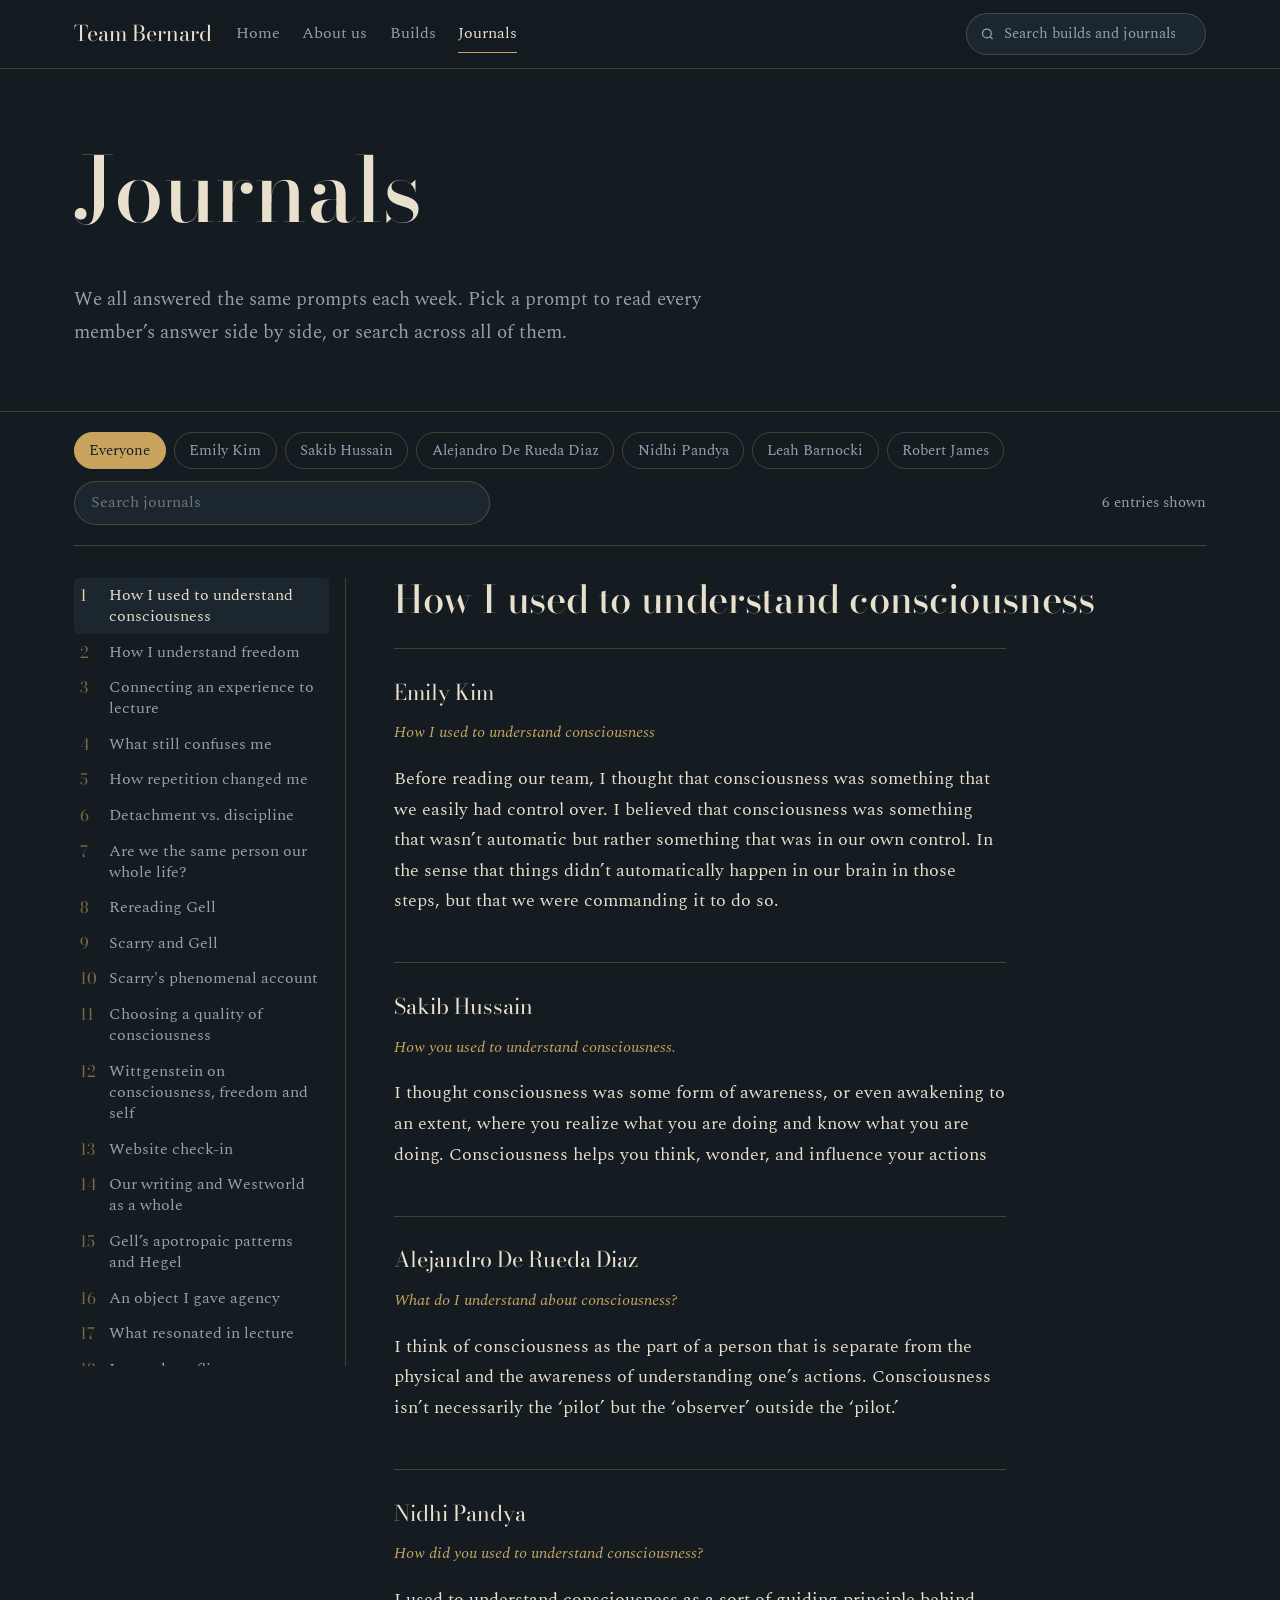
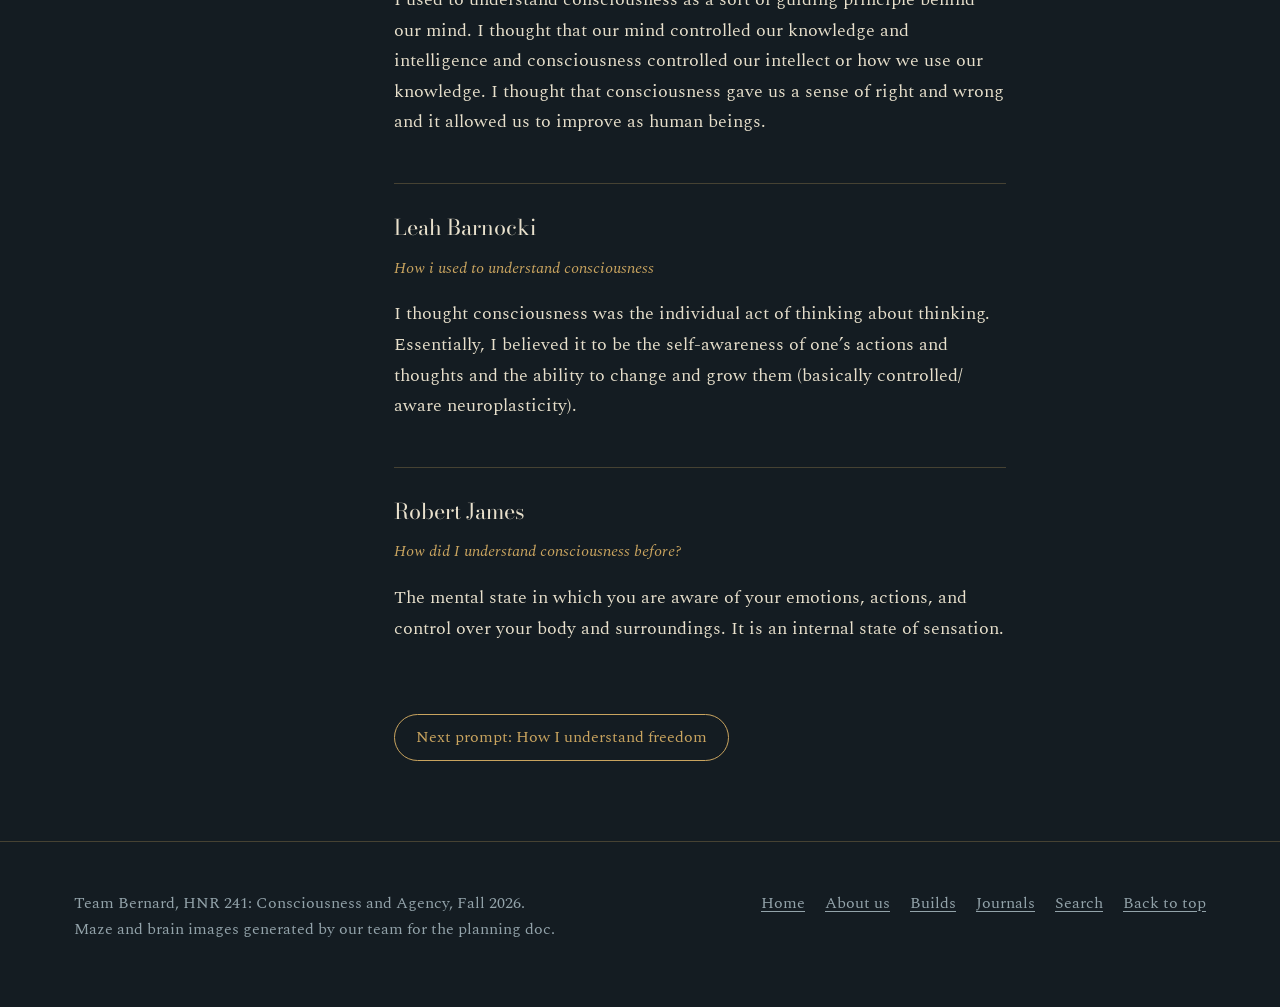
<file: journals.html>
<!DOCTYPE html>
<html lang="en">
<head>
<meta charset="utf-8">
<meta name="viewport" content="width=device-width, initial-scale=1">
<title>Journals | Team Bernard</title>
<meta name="description" content="Team Bernard's portfolio for HNR 241: builds, journals and the people behind them.">
<link rel="preconnect" href="https://fonts.googleapis.com">
<link rel="preconnect" href="https://fonts.gstatic.com" crossorigin>
<link href="https://fonts.googleapis.com/css2?family=Bodoni+Moda:ital,opsz,wght@0,6..96,400..700;1,6..96,400..700&family=Spectral:ital,wght@0,400;0,500;1,400&display=swap" rel="stylesheet">
<link rel="stylesheet" href="style.css">
</head>
<body data-page="journals">
<a class="skip" href="#main">Skip to main content</a>
<header class="site-header">
  <div class="wrap">
    <a class="brand" href="index.html">Team Bernard</a>
    <button class="menu-btn" type="button" aria-expanded="false" aria-controls="site-nav">Menu</button>
    <nav class="nav" id="site-nav" aria-label="Main">
      <a href="index.html" data-nav="home">Home</a>
      <a href="about.html" data-nav="about">About us</a>
      <a href="builds.html" data-nav="builds">Builds</a>
      <a href="journals.html" data-nav="journals">Journals</a>
    </nav>
    <form class="search-form" action="search.html" method="get" role="search">
      <label class="visually-hidden" for="q-journals">Search the site</label>
      <svg viewBox="0 0 24 24" fill="none" stroke-width="2" aria-hidden="true"><circle cx="11" cy="11" r="7"/><path d="M20 20l-4-4"/></svg>
      <input id="q-journals" name="q" type="search" placeholder="Search builds and journals" autocomplete="off">
    </form>
  </div>
</header>
<main id="main">
<header class="page-head" id="journal-top"><div class="wrap">
  <h1>Journals</h1>
  <p>We all answered the same prompts each week. Pick a prompt to read every member’s answer side by side, or search across all of them.</p>
</div></header>
<section class="wrap" style="padding-bottom:5rem">
  <div class="controls">
    <div class="chips" id="member-chips" aria-label="Filter by member"></div>
    <label class="visually-hidden" for="journal-filter">Search journals</label>
    <input class="filter-input" id="journal-filter" type="search" placeholder="Search journals">
    <span class="count" id="journal-count" aria-live="polite"></span>
  </div>
  <div class="journal-layout">
    <nav class="topic-nav" id="topic-nav" aria-label="Journal prompts"></nav>
    <div id="journal-body"></div>
  </div>
</section>
</main>
<footer class="site-footer">
  <div class="wrap">
    <div>
      <p style="margin:0">Team Bernard, HNR 241: Consciousness and Agency, Fall 2026.</p>
      <p style="margin:0">Maze and brain images generated by our team for the planning doc.</p>
    </div>
    <nav aria-label="Footer">
      <a href="index.html">Home</a><a href="about.html">About us</a><a href="builds.html">Builds</a><a href="journals.html">Journals</a><a href="search.html">Search</a><a href="#main">Back to top</a>
    </nav>
  </div>
</footer>
<a class="to-top" href="#main">Back to top</a>
<script src="data.js"></script>
<script src="journals.js"></script>
<script src="site.js"></script>
</body>
</html>
</file>
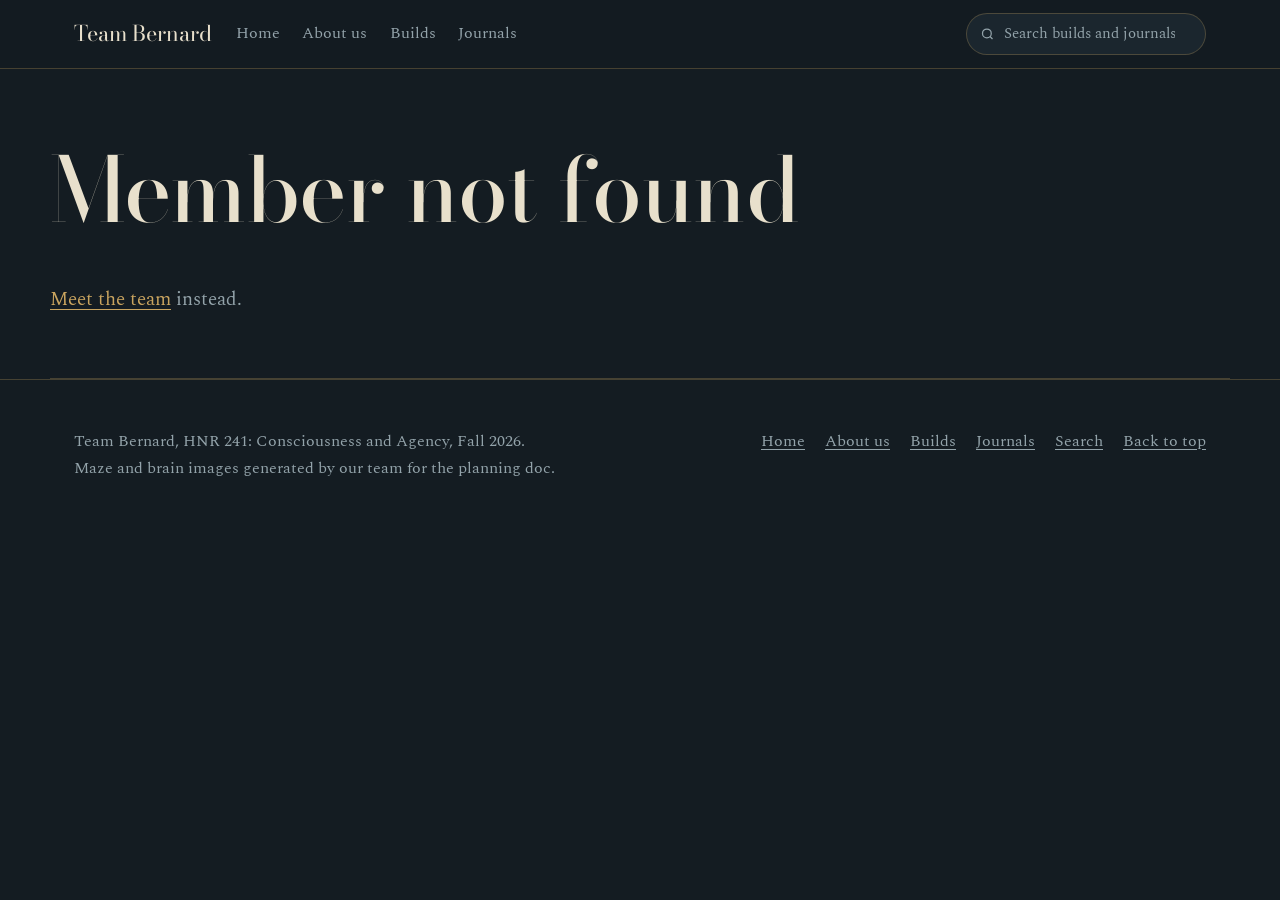
<file: member.html>
<!DOCTYPE html>
<html lang="en">
<head>
<meta charset="utf-8">
<meta name="viewport" content="width=device-width, initial-scale=1">
<title>Member | Team Bernard</title>
<meta name="description" content="Team Bernard's portfolio for HNR 241: builds, journals and the people behind them.">
<link rel="preconnect" href="https://fonts.googleapis.com">
<link rel="preconnect" href="https://fonts.gstatic.com" crossorigin>
<link href="https://fonts.googleapis.com/css2?family=Bodoni+Moda:ital,opsz,wght@0,6..96,400..700;1,6..96,400..700&family=Spectral:ital,wght@0,400;0,500;1,400&display=swap" rel="stylesheet">
<link rel="stylesheet" href="style.css">
</head>
<body data-page="member">
<a class="skip" href="#main">Skip to main content</a>
<header class="site-header">
  <div class="wrap">
    <a class="brand" href="index.html">Team Bernard</a>
    <button class="menu-btn" type="button" aria-expanded="false" aria-controls="site-nav">Menu</button>
    <nav class="nav" id="site-nav" aria-label="Main">
      <a href="index.html" data-nav="home">Home</a>
      <a href="about.html" data-nav="about">About us</a>
      <a href="builds.html" data-nav="builds">Builds</a>
      <a href="journals.html" data-nav="journals">Journals</a>
    </nav>
    <form class="search-form" action="search.html" method="get" role="search">
      <label class="visually-hidden" for="q-member">Search the site</label>
      <svg viewBox="0 0 24 24" fill="none" stroke-width="2" aria-hidden="true"><circle cx="11" cy="11" r="7"/><path d="M20 20l-4-4"/></svg>
      <input id="q-member" name="q" type="search" placeholder="Search builds and journals" autocomplete="off">
    </form>
  </div>
</header>
<main id="main">
<div id="member"><p class="wrap muted" style="padding:4rem 1.5rem">Loading…</p></div>
</main>
<footer class="site-footer">
  <div class="wrap">
    <div>
      <p style="margin:0">Team Bernard, HNR 241: Consciousness and Agency, Fall 2026.</p>
      <p style="margin:0">Maze and brain images generated by our team for the planning doc.</p>
    </div>
    <nav aria-label="Footer">
      <a href="index.html">Home</a><a href="about.html">About us</a><a href="builds.html">Builds</a><a href="journals.html">Journals</a><a href="search.html">Search</a><a href="#main">Back to top</a>
    </nav>
  </div>
</footer>
<a class="to-top" href="#main">Back to top</a>
<script src="data.js"></script>
<script src="journals.js"></script>
<script src="site.js"></script>
</body>
</html>
</file>
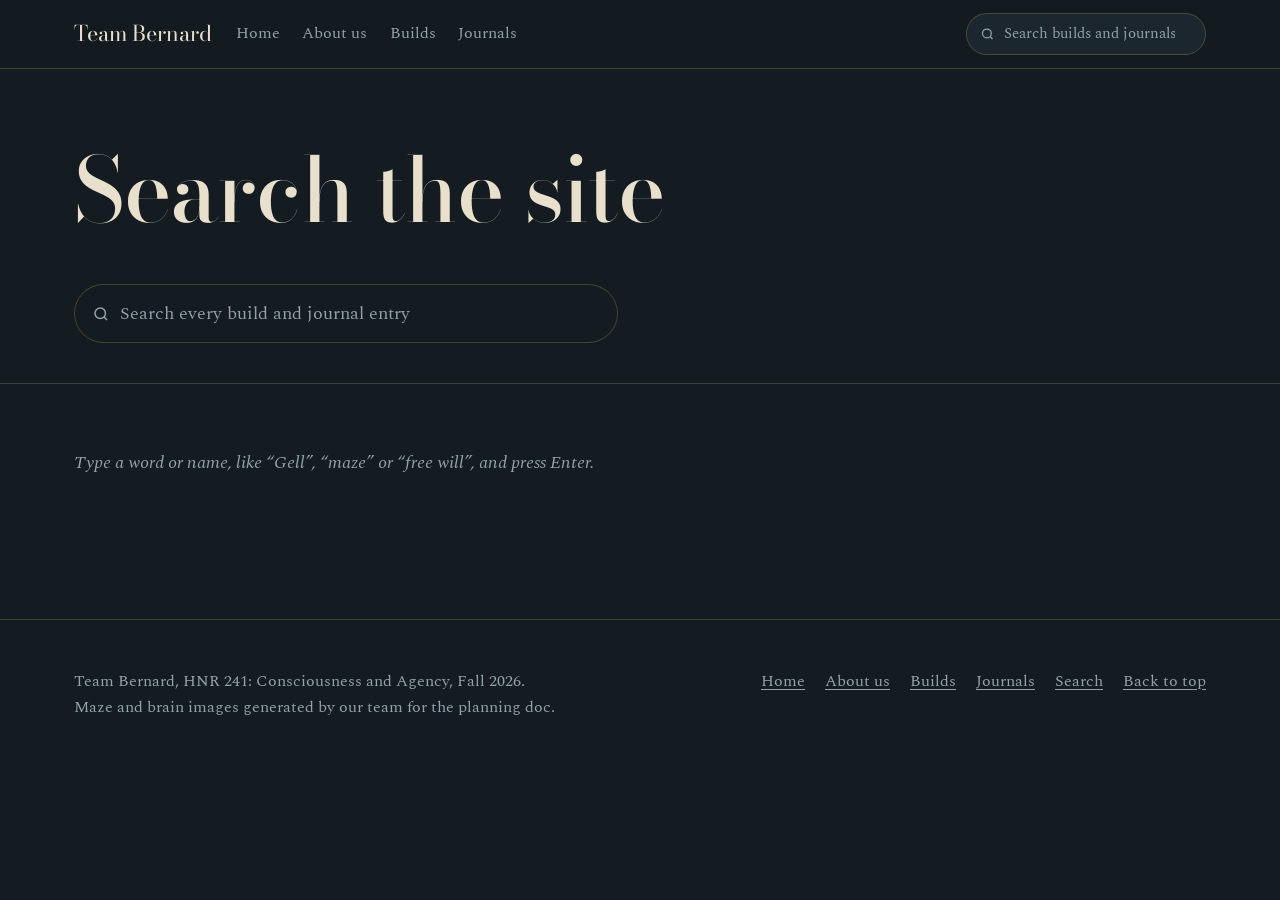
<file: search.html>
<!DOCTYPE html>
<html lang="en">
<head>
<meta charset="utf-8">
<meta name="viewport" content="width=device-width, initial-scale=1">
<title>Search | Team Bernard</title>
<meta name="description" content="Team Bernard's portfolio for HNR 241: builds, journals and the people behind them.">
<link rel="preconnect" href="https://fonts.googleapis.com">
<link rel="preconnect" href="https://fonts.gstatic.com" crossorigin>
<link href="https://fonts.googleapis.com/css2?family=Bodoni+Moda:ital,opsz,wght@0,6..96,400..700;1,6..96,400..700&family=Spectral:ital,wght@0,400;0,500;1,400&display=swap" rel="stylesheet">
<link rel="stylesheet" href="style.css">
</head>
<body data-page="search">
<a class="skip" href="#main">Skip to main content</a>
<header class="site-header">
  <div class="wrap">
    <a class="brand" href="index.html">Team Bernard</a>
    <button class="menu-btn" type="button" aria-expanded="false" aria-controls="site-nav">Menu</button>
    <nav class="nav" id="site-nav" aria-label="Main">
      <a href="index.html" data-nav="home">Home</a>
      <a href="about.html" data-nav="about">About us</a>
      <a href="builds.html" data-nav="builds">Builds</a>
      <a href="journals.html" data-nav="journals">Journals</a>
    </nav>
    <form class="search-form" action="search.html" method="get" role="search">
      <label class="visually-hidden" for="q-search">Search the site</label>
      <svg viewBox="0 0 24 24" fill="none" stroke-width="2" aria-hidden="true"><circle cx="11" cy="11" r="7"/><path d="M20 20l-4-4"/></svg>
      <input id="q-search" name="q" type="search" placeholder="Search builds and journals" autocomplete="off">
    </form>
  </div>
</header>
<main id="main">
<header class="page-head"><div class="wrap">
  <h1 id="results-head">Search</h1>
  <form class="search-form hero-search" action="search.html" method="get" role="search" style="margin-top:1.5rem">
    <label class="visually-hidden" for="search-page-input">Search the site</label>
    <svg viewBox="0 0 24 24" fill="none" stroke-width="2" aria-hidden="true"><circle cx="11" cy="11" r="7"/><path d="M20 20l-4-4"/></svg>
    <input id="search-page-input" name="q" type="search" placeholder="Search every build and journal entry">
  </form>
</div></header>
<section class="section" style="padding-top:2rem"><div class="wrap" id="results"></div></section>
</main>
<footer class="site-footer">
  <div class="wrap">
    <div>
      <p style="margin:0">Team Bernard, HNR 241: Consciousness and Agency, Fall 2026.</p>
      <p style="margin:0">Maze and brain images generated by our team for the planning doc.</p>
    </div>
    <nav aria-label="Footer">
      <a href="index.html">Home</a><a href="about.html">About us</a><a href="builds.html">Builds</a><a href="journals.html">Journals</a><a href="search.html">Search</a><a href="#main">Back to top</a>
    </nav>
  </div>
</footer>
<a class="to-top" href="#main">Back to top</a>
<script src="data.js"></script>
<script src="journals.js"></script>
<script src="site.js"></script>
</body>
</html>
</file>
<file: style.css>
/* Team Bernard: HNR 241
   Palette taken from the maze artwork. */
:root {
  --night: #141c22;
  --night-2: #1b262e;
  --night-3: #24323c;
  --bone: #e8e0cc;
  --mist: #93a3aa;
  --brass: #c9a45f;
  --brass-dim: #7d6a45;
  --glow: #f0d49a;
  --line: rgba(201, 164, 95, 0.28);
  --display: "Bodoni Moda", "Didot", "Bodoni 72", Georgia, serif;
  --text: "Spectral", Georgia, "Times New Roman", serif;
  --measure: 68ch;
  --wide: 1180px;
}

*, *::before, *::after { box-sizing: border-box; }
html { scroll-behavior: smooth; }
@media (prefers-reduced-motion: reduce) {
  html { scroll-behavior: auto; }
  *, *::before, *::after { transition: none !important; animation: none !important; }
}

body {
  margin: 0;
  background: var(--night);
  color: var(--bone);
  font-family: var(--text);
  font-size: 1.125rem;
  line-height: 1.7;
  -webkit-font-smoothing: antialiased;
}

img { max-width: 100%; display: block; }
a { color: var(--brass); text-underline-offset: 0.2em; text-decoration-thickness: 1px; }
a:hover { color: var(--glow); }
:focus-visible { outline: 2px solid var(--glow); outline-offset: 3px; border-radius: 2px; }

h1, h2, h3 { font-family: var(--display); font-weight: 500; line-height: 1.1; margin: 0 0 0.5em; letter-spacing: -0.01em; }
h1 { font-size: clamp(2.8rem, 7vw, 5.6rem); }
h2 { font-size: clamp(1.9rem, 3.6vw, 2.8rem); }
h3 { font-size: 1.45rem; }
p { margin: 0 0 1.1em; }
em { font-style: italic; }

.skip { position: absolute; left: -999px; top: 0; background: var(--glow); color: var(--night); padding: 0.5rem 1rem; z-index: 50; }
.skip:focus { left: 1rem; top: 1rem; }

.wrap { max-width: var(--wide); margin: 0 auto; padding: 0 1.5rem; }
.prose { max-width: var(--measure); }
.muted { color: var(--mist); }
.visually-hidden { position: absolute; width: 1px; height: 1px; overflow: hidden; clip: rect(0 0 0 0); white-space: nowrap; }

/* ---------- Header ---------- */
.site-header {
  position: sticky; top: 0; z-index: 20;
  background: rgba(20, 28, 34, 0.92);
  backdrop-filter: blur(8px);
  border-bottom: 1px solid var(--line);
}
.site-header .wrap { display: flex; align-items: center; gap: 1.5rem; min-height: 4.25rem; }
.brand { font-family: var(--display); font-size: 1.35rem; color: var(--bone); text-decoration: none; white-space: nowrap; }
.brand:hover { color: var(--glow); }
.nav { display: flex; gap: 1.4rem; margin-right: auto; }
.nav a { color: var(--mist); text-decoration: none; font-size: 1rem; padding: 0.3rem 0; border-bottom: 1px solid transparent; }
.nav a:hover { color: var(--bone); }
.nav a[aria-current="page"] { color: var(--bone); border-bottom-color: var(--brass); }

.search-form { position: relative; display: flex; }
.search-form input {
  width: 15rem; font: inherit; font-size: 0.95rem; color: var(--bone);
  background: var(--night-2); border: 1px solid var(--line); border-radius: 999px;
  padding: 0.45rem 1rem 0.45rem 2.3rem;
}
.search-form input::placeholder { color: var(--mist); }
.search-form input:focus { outline: none; border-color: var(--glow); }
.search-form svg { position: absolute; left: 0.85rem; top: 50%; transform: translateY(-50%); width: 15px; height: 15px; stroke: var(--mist); pointer-events: none; }

.menu-btn { display: none; background: none; border: 1px solid var(--line); color: var(--bone); font: inherit; font-size: 0.95rem; padding: 0.35rem 0.8rem; border-radius: 999px; cursor: pointer; }

@media (max-width: 900px) {
  .site-header .wrap { flex-wrap: wrap; padding-top: 0.6rem; padding-bottom: 0.6rem; gap: 0.75rem; }
  .menu-btn { display: block; margin-left: auto; }
  .nav { display: none; order: 3; width: 100%; flex-direction: column; gap: 0.25rem; margin: 0; }
  .nav.open { display: flex; }
  .search-form { order: 4; width: 100%; }
  .search-form input { width: 100%; }
}

/* ---------- Hero ---------- */
.hero { position: relative; min-height: min(88vh, 860px); display: grid; align-items: end; overflow: hidden; border-bottom: 1px solid var(--line); }
.hero img { position: absolute; inset: 0; width: 100%; height: 100%; object-fit: cover; object-position: center 40%; }
.hero::after { content: ""; position: absolute; inset: 0; background: linear-gradient(90deg, rgba(20,28,34,0.82) 0%, rgba(20,28,34,0.45) 45%, rgba(20,28,34,0) 75%), linear-gradient(180deg, rgba(20,28,34,0.1) 0%, rgba(20,28,34,0.3) 50%, var(--night) 100%); }
@media (max-width: 700px) { .hero::after { background: linear-gradient(180deg, rgba(20,28,34,0.35) 0%, rgba(20,28,34,0.8) 40%, var(--night) 100%); } .maze-readout { min-height: 0; } }
.hero .wrap { position: relative; z-index: 1; padding-bottom: 4rem; width: 100%; }
.hero h1 { margin-bottom: 0.2em; text-shadow: 0 2px 30px rgba(0,0,0,0.6); }
.hero .lede { font-size: 1.3rem; max-width: 38ch; color: var(--bone); text-shadow: 0 1px 12px rgba(0,0,0,0.8); }
.course { color: var(--glow); font-size: 1rem; margin-bottom: 1rem; }

.hero-search { margin-top: 2rem; max-width: 34rem; }
.hero-search input { width: 100%; font-size: 1.1rem; padding: 0.85rem 1.2rem 0.85rem 2.8rem; background: rgba(20,28,34,0.85); }
.hero-search svg { left: 1.1rem; width: 18px; height: 18px; }
.hero-hints { margin-top: 0.8rem; font-size: 0.95rem; color: var(--mist); }
.hero-hints button { font: inherit; color: var(--brass); background: none; border: 0; padding: 0; cursor: pointer; text-decoration: underline; text-underline-offset: 0.2em; text-decoration-thickness: 1px; }
.hero-hints button:hover { color: var(--glow); }

/* ---------- Sections ---------- */
.section { padding: 5.5rem 0; }
.section + .section { border-top: 1px solid var(--line); }
.section-head { display: flex; justify-content: space-between; align-items: baseline; gap: 1rem; flex-wrap: wrap; margin-bottom: 2.25rem; }
.section-head h2 { margin: 0; }

.split { display: grid; grid-template-columns: 1.1fr 1fr; gap: 4rem; align-items: center; }
.split figure { margin: 0; }
figcaption { font-size: 0.9rem; color: var(--mist); margin-top: 0.75rem; }
.frame { border: 1px solid var(--line); padding: 0.6rem; background: var(--night-2); }
@media (max-width: 860px) { .split { grid-template-columns: 1fr; gap: 2.5rem; } }

.page-head { padding: 4.5rem 0 2.5rem; border-bottom: 1px solid var(--line); }
.page-head p { max-width: var(--measure); color: var(--mist); font-size: 1.2rem; }

/* ---------- Member roster ---------- */
.roster { list-style: none; margin: 0; padding: 0; border-top: 1px solid var(--line); }
.roster li { border-bottom: 1px solid var(--line); }
.roster a { display: grid; grid-template-columns: 1fr 1fr auto; gap: 1.5rem; align-items: baseline; padding: 1.3rem 0.25rem; text-decoration: none; color: var(--bone); }
.roster a:hover .r-name { color: var(--glow); }
.r-name { font-family: var(--display); font-size: 1.7rem; }
.r-quality { color: var(--mist); }
.r-quality b { color: var(--brass); font-weight: 500; }
.r-count { color: var(--mist); font-size: 0.95rem; white-space: nowrap; }
@media (max-width: 700px) { .roster a { grid-template-columns: 1fr; gap: 0.2rem; } }

/* ---------- The maze (signature) ---------- */
.maze-layout { display: grid; grid-template-columns: minmax(280px, 520px) 1fr; gap: 4rem; align-items: center; }
@media (max-width: 900px) { .maze-layout { grid-template-columns: 1fr; gap: 2rem; } }
.maze-svg { width: 100%; height: auto; overflow: visible; }
.maze-svg .ring path { fill: none; stroke: var(--night-3); stroke-width: 9; stroke-linecap: round; transition: stroke 0.25s; }
.maze-svg .ring.reached path { stroke: var(--brass-dim); }
.maze-svg .ring.reached.mine path { stroke: var(--brass); }
.maze-svg a:hover .ring path, .maze-svg a:focus .ring path, .maze-svg .ring.active path { stroke: var(--glow); }
.maze-svg a { cursor: pointer; outline: none; }
.maze-svg a:focus-visible .ring path { stroke: var(--glow); stroke-width: 12; }
.maze-svg .core { fill: var(--night-2); stroke: var(--line); }
.maze-svg .core-glow { fill: url(#coreGlow); }
.maze-svg text { fill: var(--mist); font-family: var(--text); font-size: 14px; }

.maze-readout { min-height: 13rem; }
.maze-readout h3 { font-size: 2rem; margin-bottom: 0.25rem; }
.maze-readout .who { color: var(--mist); margin-bottom: 1rem; }

.legend { display: flex; gap: 1.5rem; flex-wrap: wrap; font-size: 0.95rem; color: var(--mist); margin-top: 1.5rem; }
.legend span::before { content: ""; display: inline-block; width: 1.4rem; height: 4px; border-radius: 2px; margin-right: 0.5rem; vertical-align: middle; background: var(--night-3); }
.legend .l-mine::before { background: var(--brass); }
.legend .l-team::before { background: var(--brass-dim); }

/* ---------- Controls ---------- */
.controls { display: flex; flex-wrap: wrap; gap: 0.75rem 1.5rem; align-items: center; padding: 1.25rem 0; border-bottom: 1px solid var(--line); margin-bottom: 2rem; }
.chips { display: flex; flex-wrap: wrap; gap: 0.5rem; }
.chip { font: inherit; font-size: 0.95rem; color: var(--mist); background: transparent; border: 1px solid var(--line); border-radius: 999px; padding: 0.3rem 0.9rem; cursor: pointer; }
.chip:hover { color: var(--bone); border-color: var(--brass); }
.chip[aria-pressed="true"] { color: var(--night); background: var(--brass); border-color: var(--brass); }
.filter-input { font: inherit; font-size: 1rem; color: var(--bone); background: var(--night-2); border: 1px solid var(--line); border-radius: 999px; padding: 0.45rem 1rem; min-width: 16rem; flex: 1; max-width: 26rem; }
.filter-input:focus { outline: none; border-color: var(--glow); }
.count { color: var(--mist); font-size: 0.95rem; margin-left: auto; }

/* ---------- Build list ---------- */
.build-group { margin-bottom: 3.5rem; }
.build-group > h3 { font-size: 1.9rem; border-bottom: 1px solid var(--line); padding-bottom: 0.6rem; margin-bottom: 0; }
.build-row { display: grid; grid-template-columns: 7.5rem 1fr; gap: 1.5rem; padding: 1.4rem 0; border-bottom: 1px solid rgba(201,164,95,0.12); }
.build-row .num { font-family: var(--display); font-size: 1.15rem; color: var(--brass); }
.build-row h4 { font-family: var(--display); font-weight: 500; font-size: 1.45rem; margin: 0 0 0.35rem; }
.build-row h4 a { color: var(--bone); text-decoration: none; }
.build-row h4 a:hover { color: var(--glow); }
.build-row p { margin: 0 0 0.6rem; color: var(--mist); max-width: var(--measure); }
.build-row.pending h4 { color: var(--mist); font-style: italic; font-family: var(--text); font-size: 1.1rem; }
.build-row.flash { animation: flash 1.6s ease-out; }
@keyframes flash { from { background: rgba(240,212,154,0.12); } to { background: transparent; } }
@media (max-width: 600px) { .build-row { grid-template-columns: 1fr; gap: 0.3rem; } }

/* ---------- Reader ---------- */
.reader { padding: 4rem 0 5rem; }
.reader header { max-width: var(--measure); margin-bottom: 2.5rem; }
.crumbs { font-size: 0.95rem; color: var(--mist); margin-bottom: 1.5rem; }
.crumbs a { color: var(--mist); }
.reader h1 { font-size: clamp(2.4rem, 5vw, 3.8rem); }
.byline { color: var(--mist); }
.essay { max-width: var(--measure); font-size: 1.2rem; line-height: 1.8; }
.essay p { text-indent: 2em; margin: 0 0 0.6em; }
.essay p:first-child { text-indent: 0; }
.essay blockquote { margin: 0 0 2rem; padding: 0 0 0 1.5rem; border-left: 2px solid var(--brass); color: var(--mist); font-size: 1.08rem; }
.essay mark, mark { background: rgba(240,212,154,0.28); color: inherit; padding: 0 0.1em; border-radius: 2px; }
.pager { display: flex; justify-content: space-between; gap: 1rem; max-width: var(--measure); border-top: 1px solid var(--line); margin-top: 3rem; padding-top: 1.5rem; }
.pager a { text-decoration: none; display: block; }
.pager small { display: block; color: var(--mist); font-size: 0.9rem; }
.pager .next { text-align: right; margin-left: auto; }
.tools { display: flex; gap: 1rem; flex-wrap: wrap; margin: 1.5rem 0 0; font-size: 0.95rem; }
.tools button { font: inherit; color: var(--brass); background: none; border: 1px solid var(--line); border-radius: 999px; padding: 0.3rem 0.9rem; cursor: pointer; }
.tools button:hover { color: var(--glow); border-color: var(--brass); }

/* ---------- Journals ---------- */
.journal-layout { display: grid; grid-template-columns: 17rem 1fr; gap: 3rem; align-items: start; }
.topic-nav { position: sticky; top: 5.5rem; max-height: calc(100vh - 7rem); overflow: auto; border-right: 1px solid var(--line); padding-right: 1rem; }
.topic-nav ol { list-style: none; padding: 0; margin: 0; counter-reset: t; }
.topic-nav li { counter-increment: t; }
.topic-nav button { all: unset; box-sizing: border-box; display: grid; grid-template-columns: 1.8rem 1fr; width: 100%; padding: 0.45rem 0.4rem; cursor: pointer; color: var(--mist); font-size: 0.98rem; line-height: 1.35; border-radius: 4px; }
.topic-nav button::before { content: counter(t); color: var(--brass-dim); font-family: var(--display); }
.topic-nav button:hover { color: var(--bone); }
.topic-nav button[aria-current="true"] { color: var(--bone); background: var(--night-2); }
.topic-nav button[aria-current="true"]::before { color: var(--glow); }
.topic-nav button:focus-visible { outline: 2px solid var(--glow); }
@media (max-width: 900px) {
  .journal-layout { grid-template-columns: 1fr; gap: 1.5rem; }
  .topic-nav { position: static; max-height: none; border-right: 0; border-bottom: 1px solid var(--line); padding: 0 0 1rem; }
  .topic-nav ol { display: flex; gap: 0.4rem; overflow-x: auto; padding-bottom: 0.5rem; }
  .topic-nav button { white-space: nowrap; grid-template-columns: auto auto; gap: 0.4rem; }
}
.topic-title { font-size: clamp(1.8rem, 3vw, 2.4rem); margin-bottom: 1.75rem; }
.entry { border-top: 1px solid var(--line); padding: 1.6rem 0; max-width: var(--measure); }
.entry .who { display: flex; justify-content: space-between; gap: 1rem; flex-wrap: wrap; align-items: baseline; margin-bottom: 0.5rem; }
.entry .who a { font-family: var(--display); font-size: 1.35rem; text-decoration: none; color: var(--bone); }
.entry .who a:hover { color: var(--glow); }
.entry .q { color: var(--brass); font-style: italic; font-size: 1rem; }
.entry blockquote { margin: 0 0 1rem; padding-left: 1.2rem; border-left: 2px solid var(--brass-dim); color: var(--mist); font-size: 1rem; }
.empty { color: var(--mist); font-style: italic; padding: 2rem 0; }

/* ---------- Search results ---------- */
.results { list-style: none; padding: 0; margin: 0; max-width: 52rem; }
.results li { border-top: 1px solid var(--line); padding: 1.3rem 0; }
.results .kind { font-size: 0.9rem; color: var(--mist); }
.results a.title { font-family: var(--display); font-size: 1.4rem; text-decoration: none; display: inline-block; margin: 0.15rem 0 0.35rem; color: var(--bone); }
.results a.title:hover { color: var(--glow); }
.results p { margin: 0; color: var(--mist); }

/* ---------- About ---------- */
.member-block { display: grid; grid-template-columns: 16rem 1fr; gap: 2.5rem; padding: 2.5rem 0; border-top: 1px solid var(--line); }
.member-block h3 { font-size: 2rem; margin-bottom: 0.3rem; }
.member-block h3 a { color: var(--bone); text-decoration: none; }
.member-block h3 a:hover { color: var(--glow); }
.member-block .said { font-size: 1.25rem; line-height: 1.6; margin: 0 0 1rem; max-width: var(--measure); }
.member-block .said::before { content: "“"; color: var(--brass); }
.member-block .said::after { content: "”"; color: var(--brass); }
@media (max-width: 760px) { .member-block { grid-template-columns: 1fr; gap: 0.75rem; } }

.log { list-style: none; padding: 0; margin: 0; max-width: var(--measure); }
.log li { padding: 0.9rem 0 0.9rem 1.5rem; border-left: 1px solid var(--brass-dim); position: relative; }
.log li::before { content: ""; position: absolute; left: -5px; top: 1.45rem; width: 9px; height: 9px; border-radius: 50%; background: var(--brass); }

/* ---------- Links / references ---------- */
.refs { display: grid; grid-template-columns: repeat(auto-fill, minmax(17rem, 1fr)); gap: 0 2.5rem; list-style: none; padding: 0; margin: 0; }
.refs li { border-top: 1px solid var(--line); padding: 1rem 0; }
.refs a { font-family: var(--display); font-size: 1.25rem; text-decoration: none; }
.refs span { display: block; color: var(--mist); font-size: 0.98rem; }
a[target="_blank"]::after { content: ""; display: inline-block; width: 0.6em; height: 0.6em; margin-left: 0.35em; vertical-align: 0.15em; border-top: 1.5px solid currentColor; border-right: 1.5px solid currentColor; transform: rotate(0deg); clip-path: polygon(0 0, 100% 0, 100% 100%, 70% 100%, 70% 30%, 0 30%); }

.btn { display: inline-block; font: inherit; font-size: 1rem; color: var(--night); background: var(--brass); border: 1px solid var(--brass); border-radius: 999px; padding: 0.55rem 1.3rem; text-decoration: none; cursor: pointer; }
.btn:hover { background: var(--glow); border-color: var(--glow); color: var(--night); }
.btn.ghost { background: transparent; color: var(--brass); }
.btn.ghost:hover { color: var(--glow); border-color: var(--glow); background: transparent; }
.actions { display: flex; gap: 0.8rem; flex-wrap: wrap; margin-top: 1.5rem; }

/* ---------- Footer ---------- */
.site-footer { border-top: 1px solid var(--line); padding: 3rem 0 4rem; color: var(--mist); font-size: 0.98rem; }
.site-footer .wrap { display: flex; justify-content: space-between; gap: 2rem; flex-wrap: wrap; }
.site-footer nav { display: flex; gap: 1.25rem; flex-wrap: wrap; }
.site-footer a { color: var(--mist); }
.site-footer a:hover { color: var(--glow); }
.to-top { position: fixed; right: 1.25rem; bottom: 1.25rem; z-index: 15; font: inherit; font-size: 0.9rem; color: var(--bone); background: var(--night-2); border: 1px solid var(--line); border-radius: 999px; padding: 0.45rem 1rem; text-decoration: none; opacity: 0; pointer-events: none; transition: opacity 0.2s; }
.to-top.show { opacity: 1; pointer-events: auto; }
.maze-svg text, .maze-svg circle, .maze-svg line { pointer-events: none; }

.tag { display: inline-block; margin-top: 0.3rem; font-family: var(--text); font-size: 0.8rem; color: var(--glow); border: 1px solid var(--brass-dim); border-radius: 999px; padding: 0 0.6rem; }
.biblio { max-width: var(--measure); margin-top: 2.5rem; border-top: 1px solid var(--line); padding-top: 1rem; }
.biblio summary { cursor: pointer; color: var(--brass); font-family: var(--display); font-size: 1.3rem; }
.biblio ul { list-style: none; padding: 0; margin: 1rem 0 0; }
.biblio li { padding-left: 2em; text-indent: -2em; margin-bottom: 0.6rem; color: var(--mist); font-size: 0.98rem; line-height: 1.55; }

/* ---------- Playable maze ---------- */
.play-section { background: radial-gradient(ellipse at 28% 50%, rgba(201,164,95,0.08), transparent 60%); }
.play-maze { width: 100%; max-width: 520px; border-radius: 50%; cursor: pointer; outline: none; }
.play-maze:focus-visible { box-shadow: 0 0 0 2px var(--glow); }
.play-svg { width: 100%; height: auto; display: block; overflow: visible; }
.play-svg .walls { fill: none; stroke: var(--brass); stroke-width: 3.2; stroke-linecap: round; }
.play-svg .trail { fill: none; stroke: rgba(240,212,154,0.35); stroke-width: 7; stroke-linecap: round; stroke-linejoin: round; }
.play-svg .goal-glow { fill: url(#playGlow); }
.play-svg .dot { fill: #fff6df; }
.play-svg .halo { fill: rgba(240,212,154,0.28); }
.play-svg .player { transition: transform 0.14s ease-out; }
.play-maze.bump .play-svg .halo { animation: bump 0.3s; }
@keyframes bump { 0%, 100% { fill: rgba(240,212,154,0.28); } 50% { fill: rgba(220,120,90,0.55); } }
.play-maze.solved .play-svg .goal-glow { animation: arrive 1.6s ease-out; }
@keyframes arrive { 0% { r: 34; } 40% { r: 120; } 100% { r: 46; } }
.pad { display: flex; flex-wrap: wrap; gap: 0.5rem; margin: 1.25rem 0 0.75rem; }
.play-status { color: var(--mist); font-size: 0.98rem; display: flex; gap: 1.25rem; align-items: baseline; }
.linkish { font: inherit; color: var(--brass); background: none; border: 0; padding: 0; cursor: pointer; text-decoration: underline; text-underline-offset: 0.2em; text-decoration-thickness: 1px; }
.linkish:hover { color: var(--glow); }
.play-reveal { margin-top: 1.5rem; padding: 1.5rem 0 0; border-top: 1px solid var(--line); max-width: var(--measure); }
.reveal-kicker { color: var(--glow); margin-bottom: 0.75rem; }
.reveal-quote { margin: 0 0 0.75rem; font-family: var(--display); font-size: 1.45rem; line-height: 1.4; color: var(--bone); }
.reveal-quote::before { content: "“"; color: var(--brass); } .reveal-quote::after { content: "”"; color: var(--brass); }
</file>
